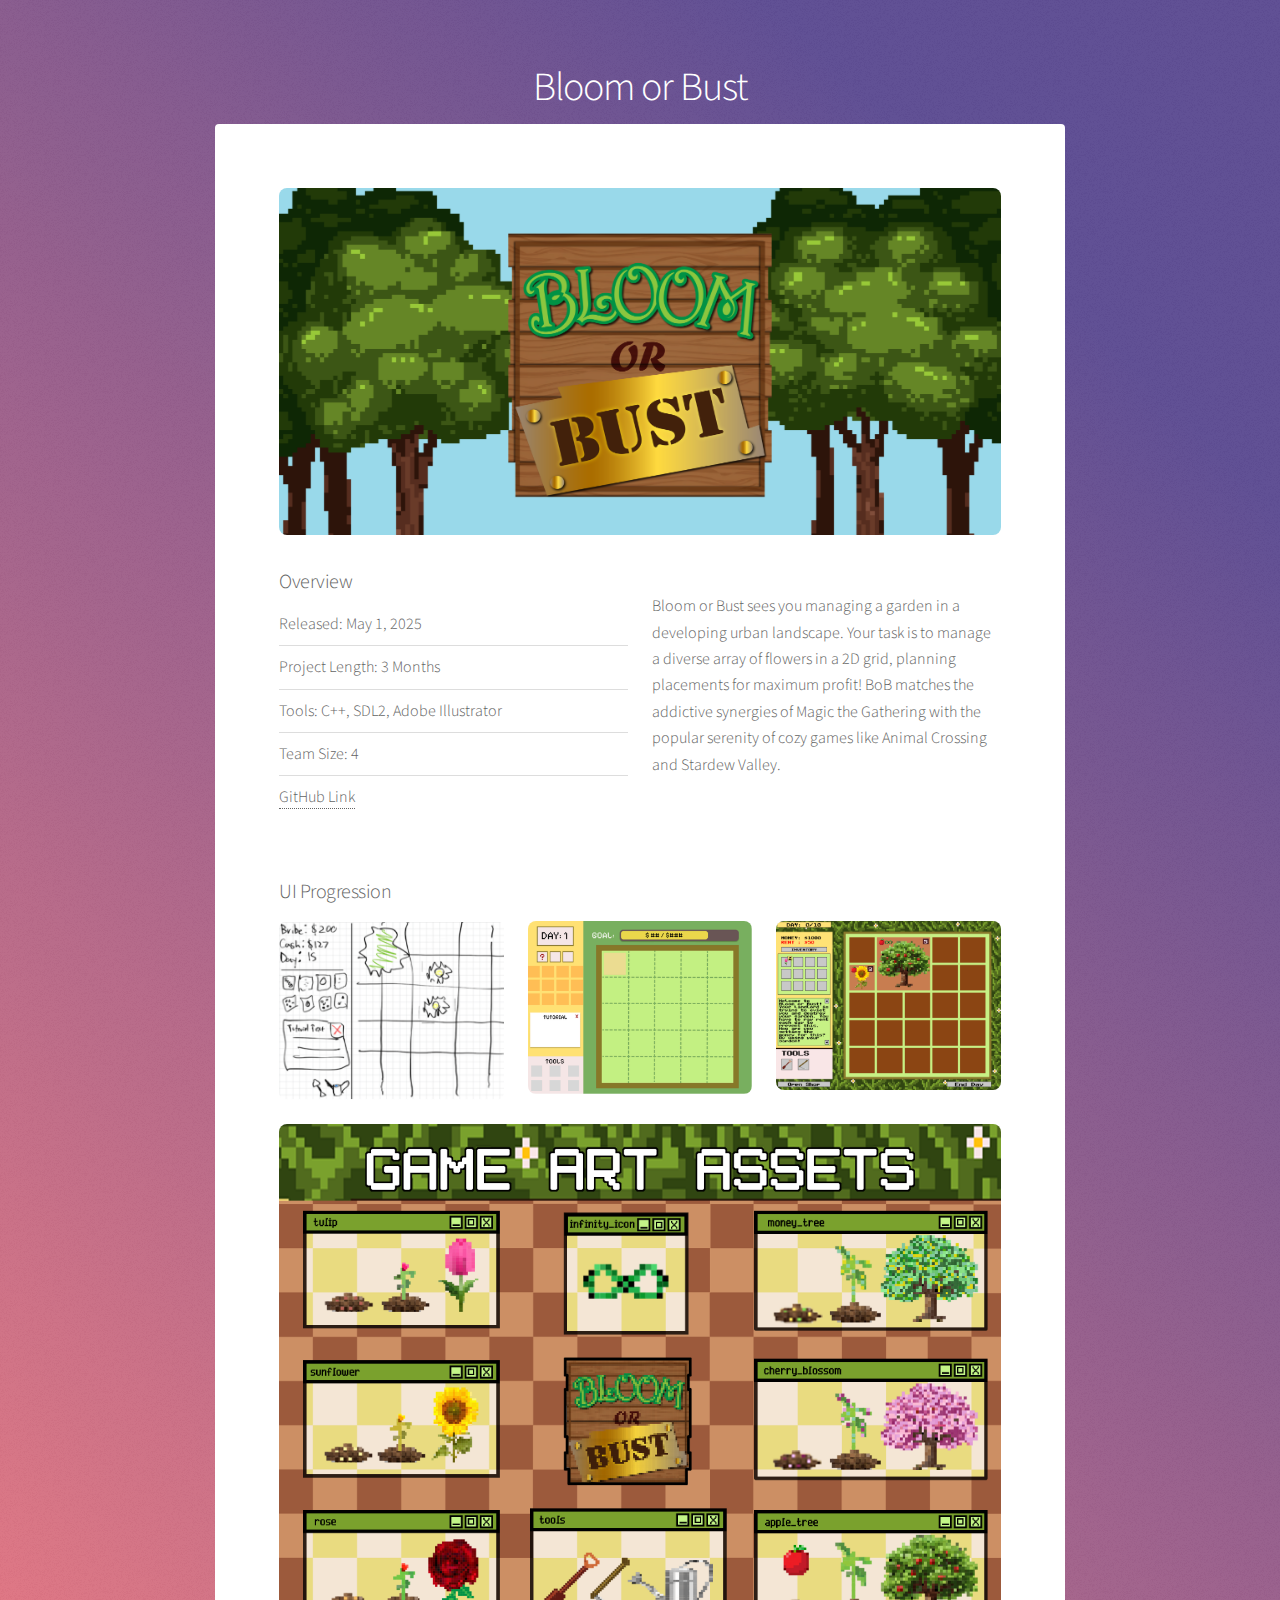
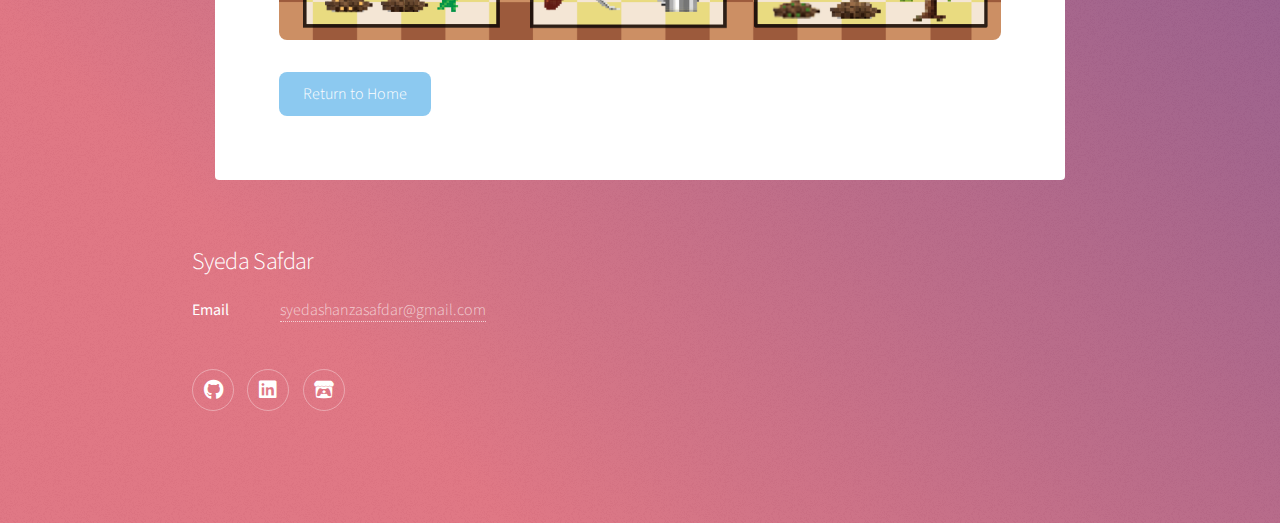
<file: bloom-or-bust.html>
<!DOCTYPE HTML>
<!--
	Stellar by HTML5 UP
	html5up.net | @ajlkn
	Free for personal and commercial use under the CCA 3.0 license (html5up.net/license)
-->
<html>
	<head>
		<title>Bloom or Bust</title>
		<meta charset="utf-8" />
		<meta name="viewport" content="width=device-width, initial-scale=1, user-scalable=no" />
		<link rel="stylesheet" href="assets/css/main.css" />
		<noscript><link rel="stylesheet" href="assets/css/noscript.css" /></noscript>
	</head>
	<body class="is-preload narrow-page">

		<!-- Wrapper -->
			<div id="wrapper">

				<!-- Header -->
					<header id="header">
						<h1>Bloom or Bust</h1>
						
					</header>

				<!-- Main -->
					<div id="main">

						<!-- Content -->
							<section id="content" class="main">
								<span class="image fit"><img src="images/bloom or bust title long.png" alt="" /></span>
								<div class="row">
											<div class="col-6 col-12-medium">
												<h3>Overview</h3>
												<ul class="alt">
													<li>Released: May 1, 2025</li>
													<li>Project Length: 3 Months</li>
													<li>Tools: C++, SDL2, Adobe Illustrator</li>
													<li>Team Size: 4</li>
													<li><a href ="https://github.com/SSSafdar/bloom-or-bust">GitHub Link</a></li>
												</ul>
										</div>
										<div class="col-6 col-12-medium">
											<br>
												<p>Bloom or Bust sees you managing a garden in a developing urban landscape. Your task is to manage a diverse array of flowers in a 2D grid, planning placements for maximum profit! BoB matches the addictive synergies of Magic the Gathering with the popular serenity of cozy games like Animal Crossing and Stardew Valley.</p>

												</div>
								</div>
								<br>
								<h3>UI Progression</h3>
								<div class="box alt">
											<div class="row gtr-uniform">
												<div class="col-4"><span class="image fit"><img src="images/bloom or bust first sketch.png" alt="" /></span></div>
												<div class="col-4"><span class="image fit"><img src="images/bloom or bust ui mockup .png" alt="" /></span></div>
												<div class="col-4"><span class="image fit"><img src="images/bloom or bust final ui.png" alt="" /></span></div>
												<div class="col-12"><span class="image fit"><img src="images/bloom or bust.png" alt="" /></span></div>
												</div>
										</div>

										<ul class="actions">
											<li><a href="index.html" class="button primary">Return to Home</a></li>
										</ul>
									</section>
								

					</div>

				<!-- Footer -->
					<footer id="footer">
						<section>
							<h2>Syeda Safdar</h2>
							<dl class="alt">
								<dt>Email</dt>
								<dd><a href="#">syedashanzasafdar@gmail.com</a></dd>
							</dl>
							<ul class="icons">
								<li><a href="https://github.com/SSSafdar" class="icon brands fa-github alt"><span class="label">GitHub</span></a></li>
								<li><a href="https://www.linkedin.com/in/syedasafdar/" class="icon brands fa-linkedin alt"><span class="label">linkedIn</span></a></li>
								<li><a href="https://sssafdar.itch.io/" class="icon brands fa-itch-io alt"><span class="label">Itch.io</span></a></li>
							</ul>
						</section>
						
					</footer>

			</div>

		<!-- Scripts -->
			<script src="assets/js/jquery.min.js"></script>
			<script src="assets/js/jquery.scrollex.min.js"></script>
			<script src="assets/js/jquery.scrolly.min.js"></script>
			<script src="assets/js/browser.min.js"></script>
			<script src="assets/js/breakpoints.min.js"></script>
			<script src="assets/js/util.js"></script>
			<script src="assets/js/main.js"></script>

	</body>
</html>
</file>
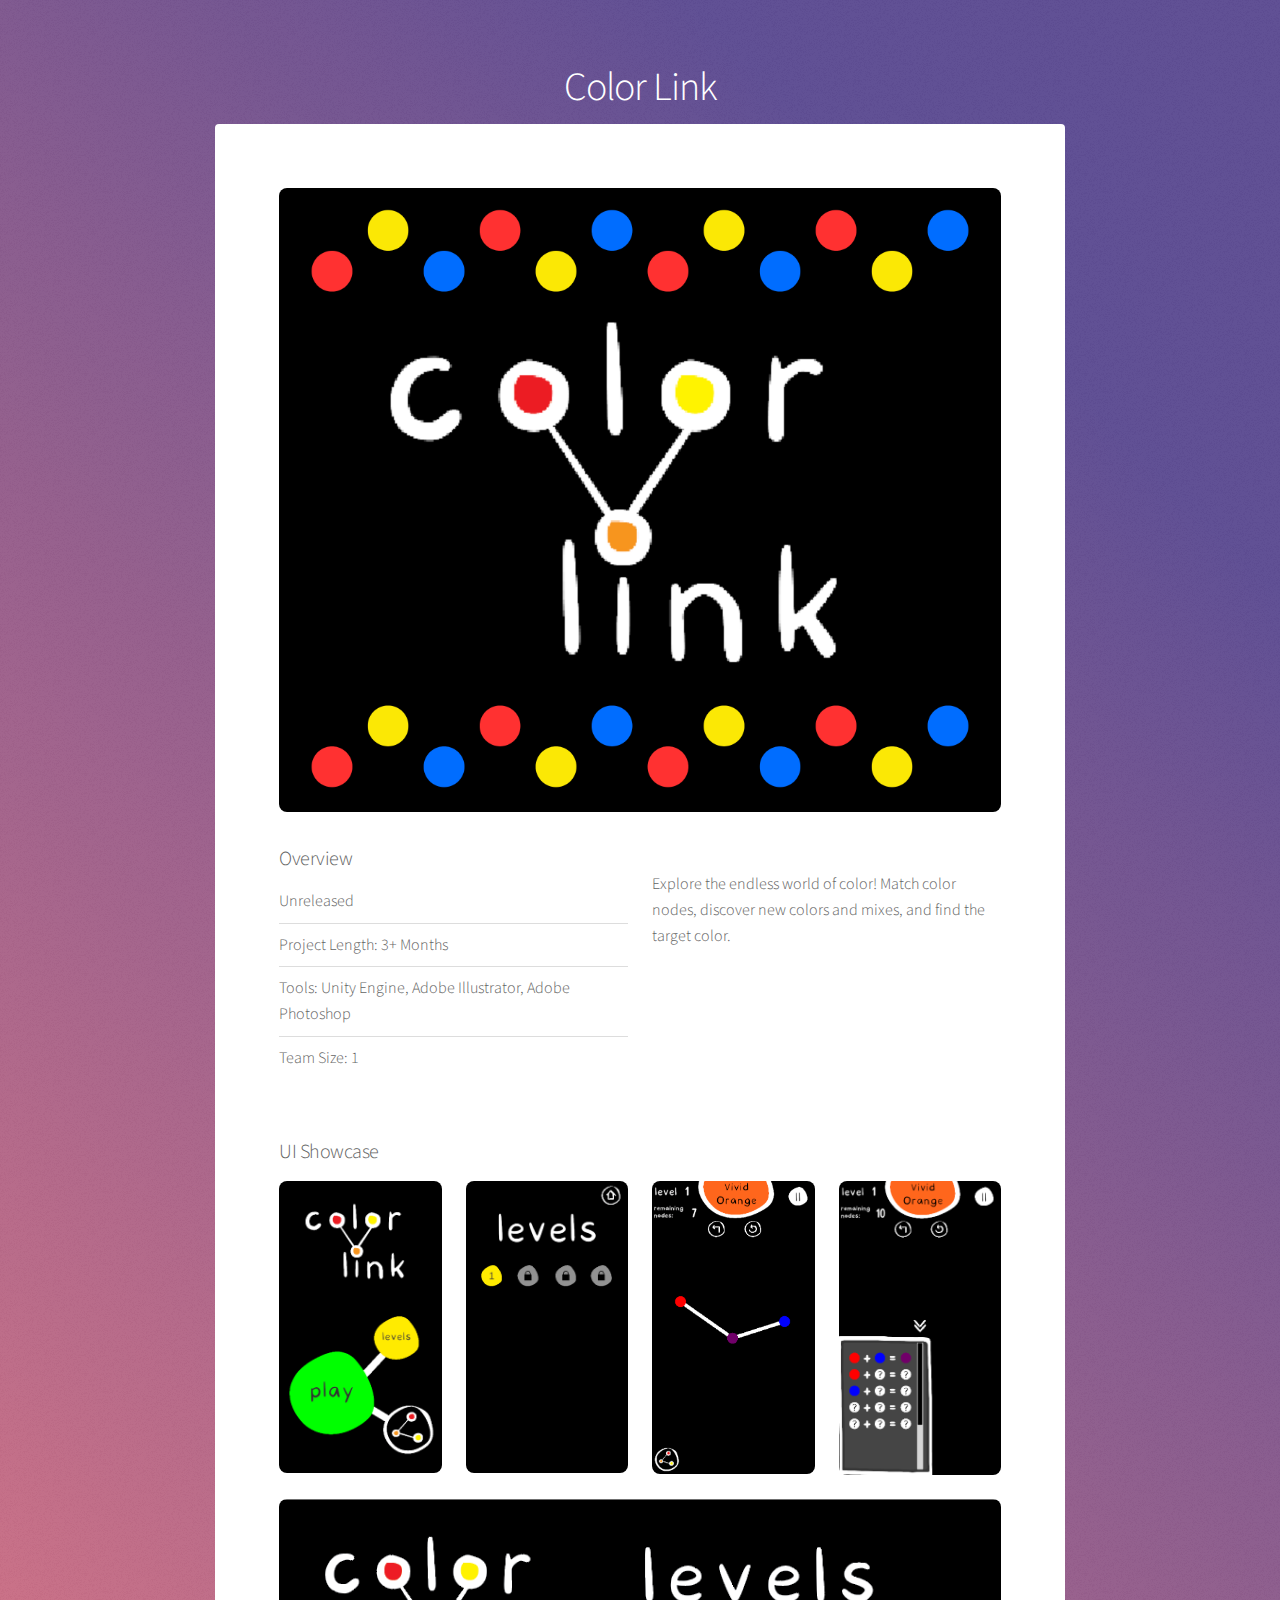
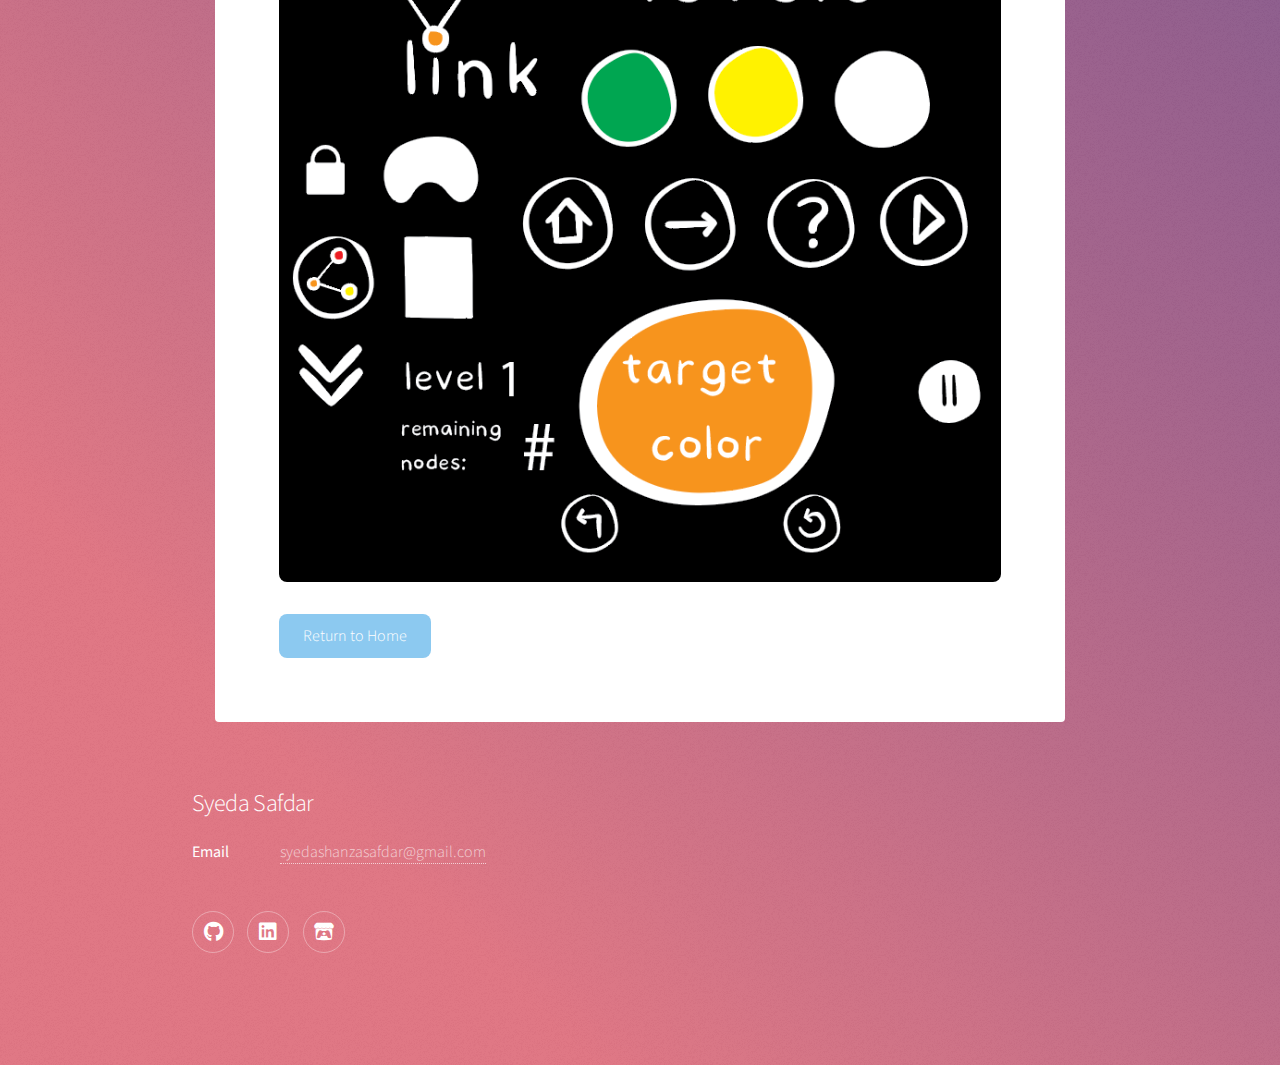
<file: color-link.html>
<!DOCTYPE HTML>
<!--
	Stellar by HTML5 UP
	html5up.net | @ajlkn
	Free for personal and commercial use under the CCA 3.0 license (html5up.net/license)
-->
<html>
	<head>
		<title>Mission H.E.A.L</title>
		<meta charset="utf-8" />
		<meta name="viewport" content="width=device-width, initial-scale=1, user-scalable=no" />
		<link rel="stylesheet" href="assets/css/main.css" />
		<noscript><link rel="stylesheet" href="assets/css/noscript.css" /></noscript>
	</head>
	<body class="is-preload narrow-page">

		<!-- Wrapper -->
			<div id="wrapper">

				<!-- Header -->
					<header id="header">
						<h1>Color Link</h1>
						
					</header>

				<!-- Main -->
					<div id="main">

						<!-- Content -->
							<section id="content" class="main">
								<span class="image fit"><img src="images/color_link_logo.png" alt="" /></span>
								<div class="row">
											<div class="col-6 col-12-medium">
												<h3>Overview</h3>
												<ul class="alt">
													<li>Unreleased</li>
													<li>Project Length: 3+ Months</li>
													<li>Tools: Unity Engine, Adobe Illustrator, Adobe Photoshop</li>
													<li>Team Size: 1</li>
													<!--<li><a href ="https://emwky.itch.io/mission-heal">Itch.io Link</a></li> -->
												</ul>
										</div>
										<div class="col-6 col-12-medium">
											<br>
												<p>Explore the endless world of color! Match color nodes, discover new colors and mixes, and find the target color.</p>

												</div>
								</div>
								<br>
								<h3>UI Showcase</h3>
								<div class="box alt">
											<div class="row gtr-uniform">
												<div class="col-3"><span class="image fit"><img src="images/color_link_main.png" alt="" /></span></div>
												<div class="col-3"><span class="image fit"><img src="images/color_link_levels.png" alt="" /></span></div>
												<div class="col-3"><span class="image fit"><img src="images/color_link_level_1.png" alt="" /></span></div>
												<div class="col-3"><span class="image fit"><img src="images/color_link_mix_window.png" alt="" /></span></div>
												<div class="col-12"><span class="image fit"><img src="images/color_link_ui.png" alt="" /></span></div>
												
												</div>
										</div>

										<ul class="actions">
											<li><a href="index.html" class="button primary">Return to Home</a></li>
										</ul>
								</section>

					</div>

				<!-- Footer -->
					<footer id="footer">
						<section>
							<h2>Syeda Safdar</h2>
							<dl class="alt">
								<dt>Email</dt>
								<dd><a href="#">syedashanzasafdar@gmail.com</a></dd>
							</dl>
							<ul class="icons">
								<li><a href="https://github.com/SSSafdar" class="icon brands fa-github alt"><span class="label">GitHub</span></a></li>
								<li><a href="https://www.linkedin.com/in/syedasafdar/" class="icon brands fa-linkedin alt"><span class="label">linkedIn</span></a></li>
								<li><a href="https://sssafdar.itch.io/" class="icon brands fa-itch-io alt"><span class="label">Itch.io</span></a></li>
							</ul>
						</section>
						
					</footer>

			</div>

		<!-- Scripts -->
			<script src="assets/js/jquery.min.js"></script>
			<script src="assets/js/jquery.scrollex.min.js"></script>
			<script src="assets/js/jquery.scrolly.min.js"></script>
			<script src="assets/js/browser.min.js"></script>
			<script src="assets/js/breakpoints.min.js"></script>
			<script src="assets/js/util.js"></script>
			<script src="assets/js/main.js"></script>

	</body>
</html>
</file>
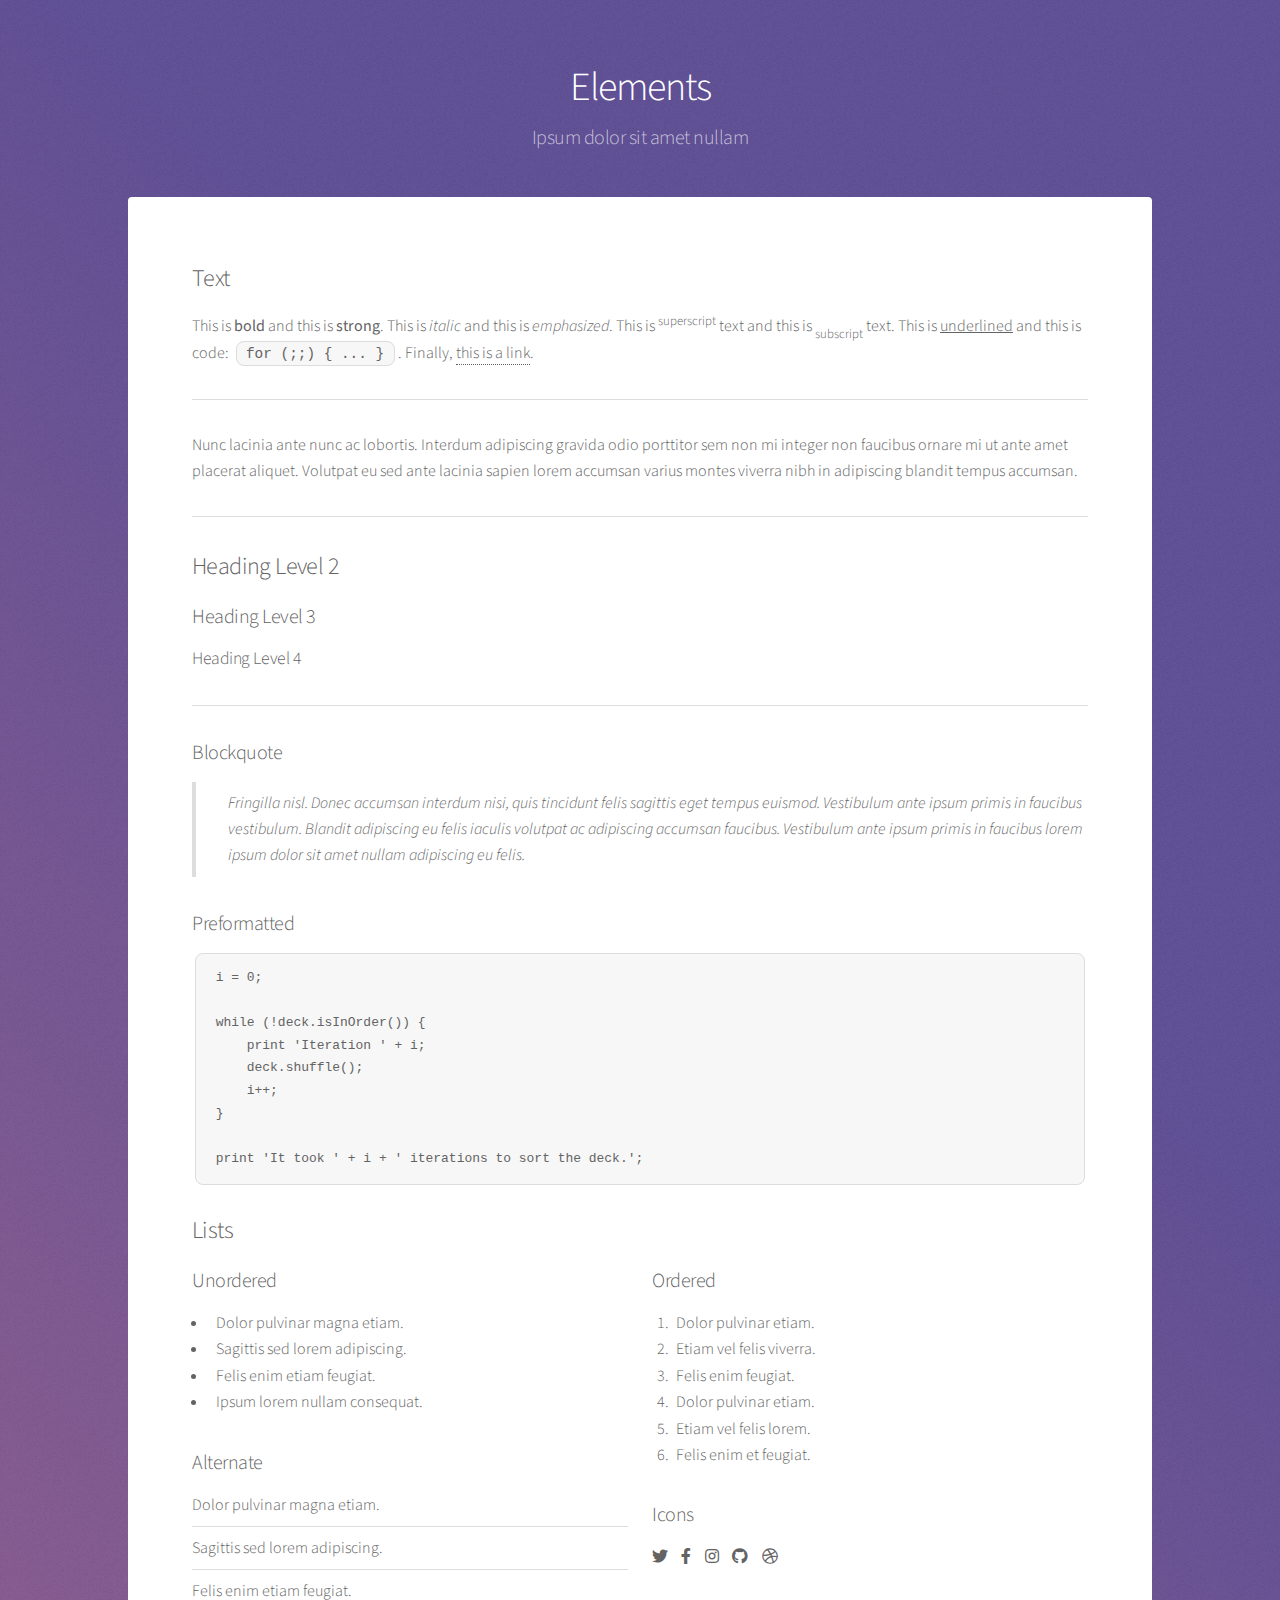
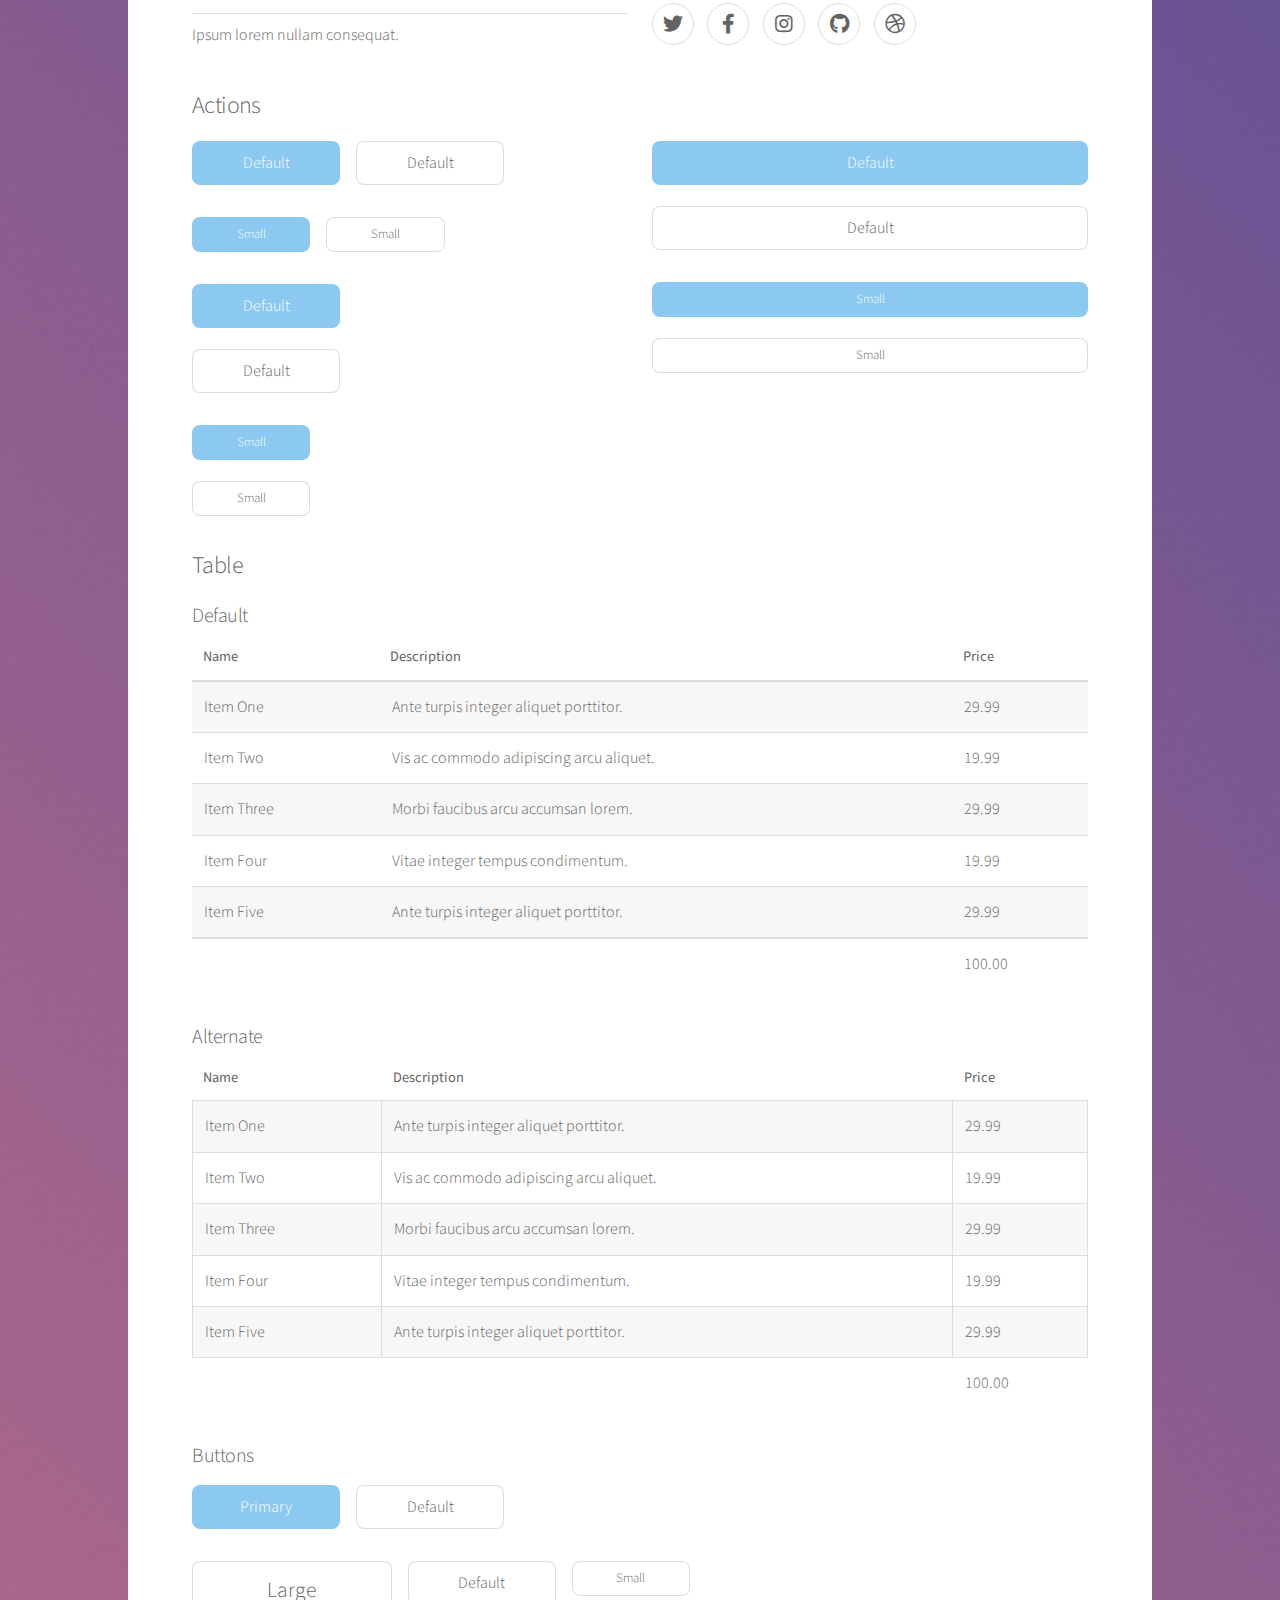
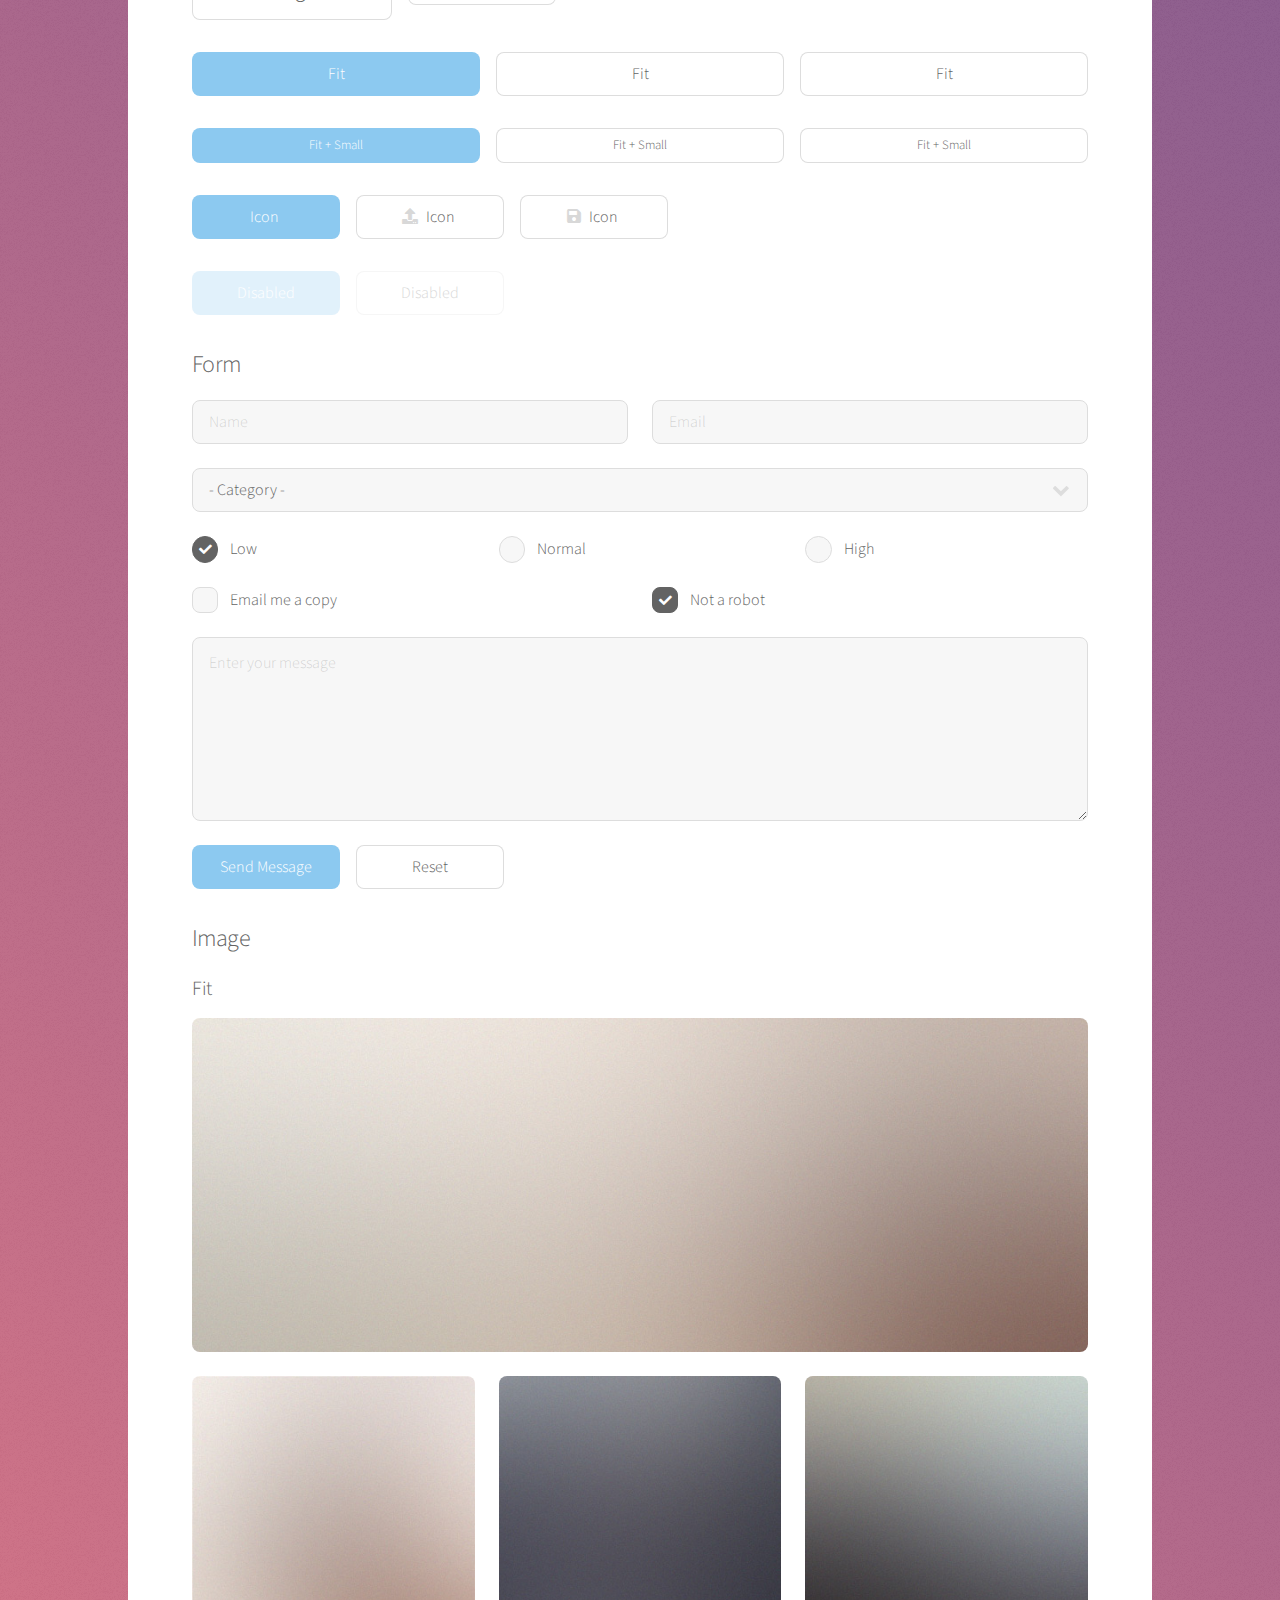
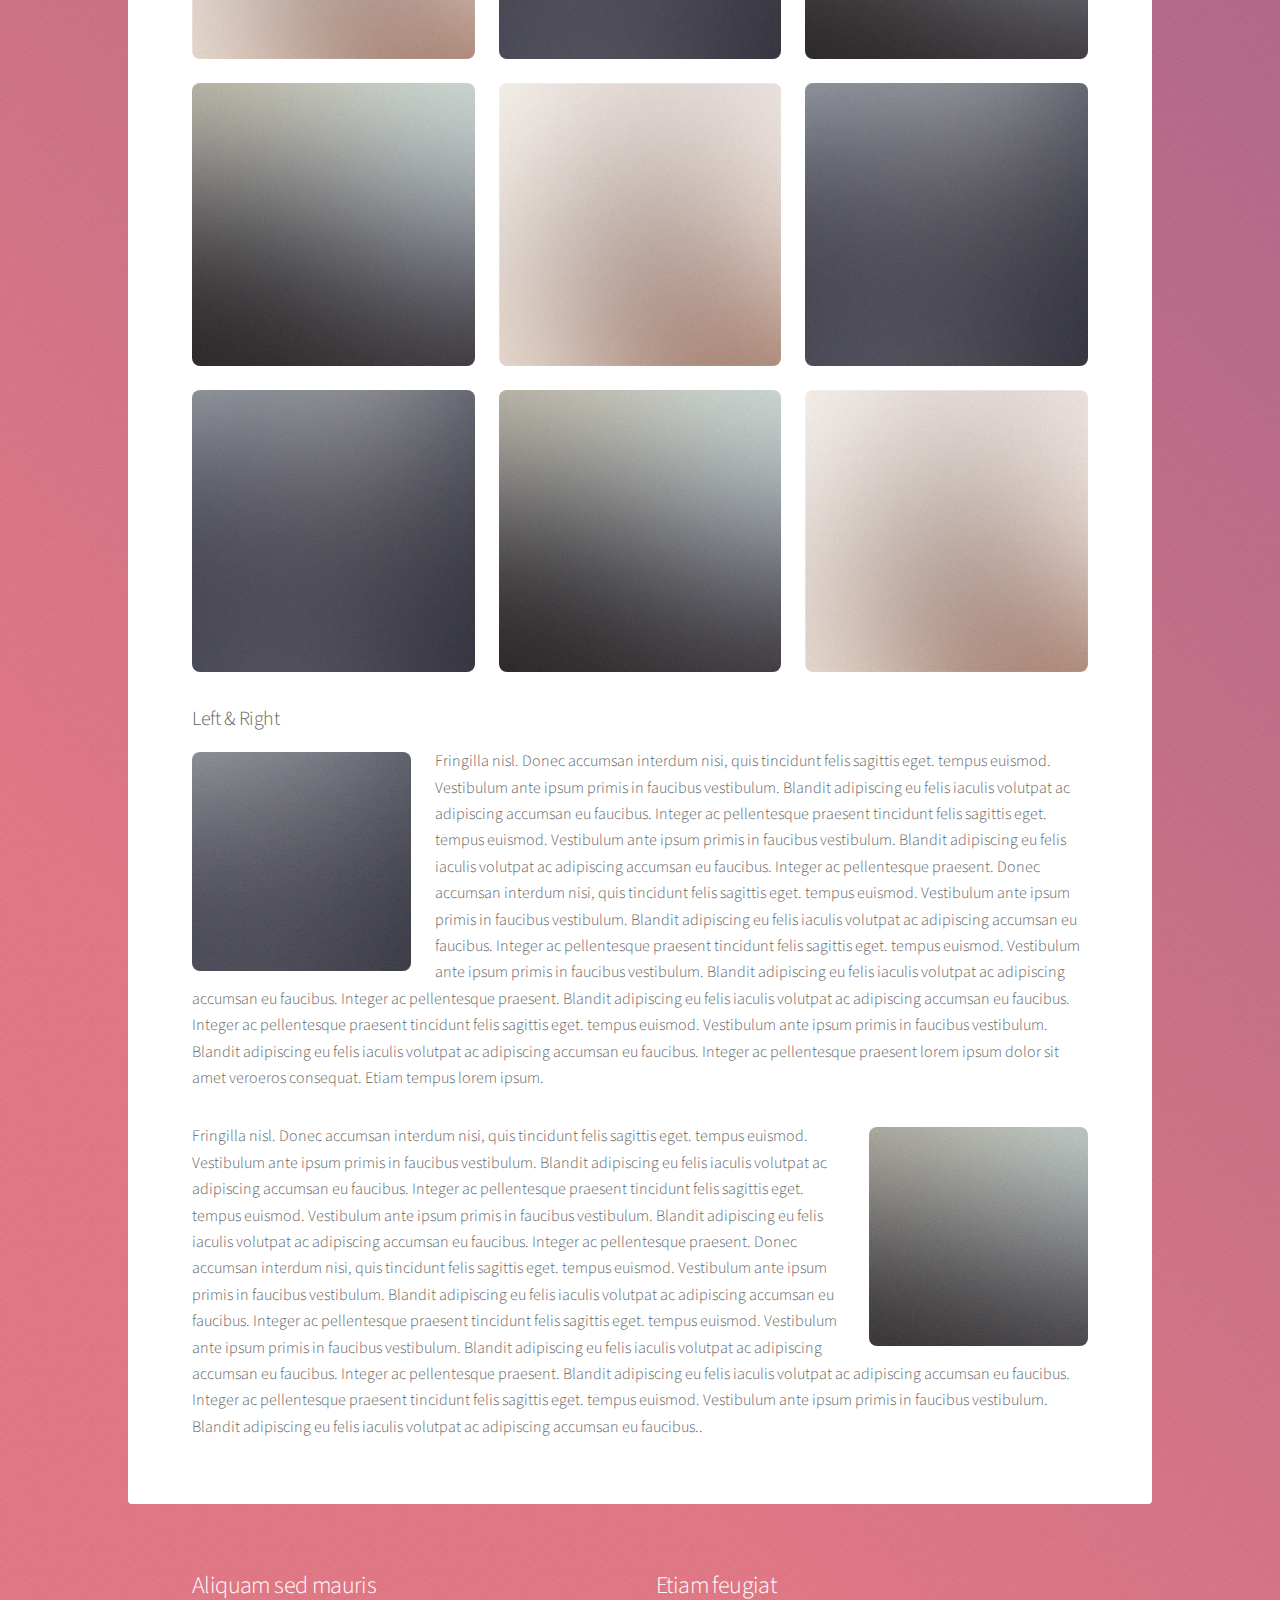
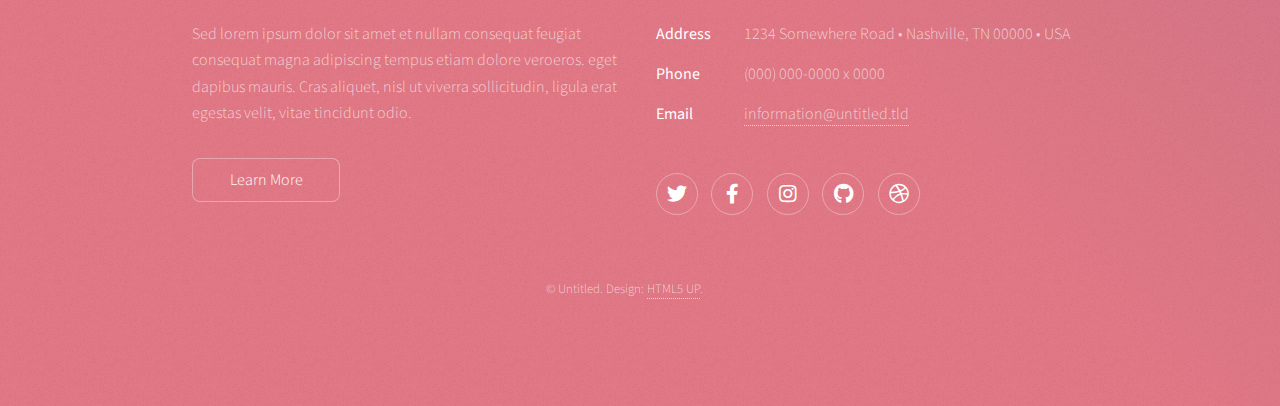
<file: elements.html>
<!DOCTYPE HTML>
<!--
	Stellar by HTML5 UP
	html5up.net | @ajlkn
	Free for personal and commercial use under the CCA 3.0 license (html5up.net/license)
-->
<html>
	<head>
		<title>Elements - Stellar by HTML5 UP</title>
		<meta charset="utf-8" />
		<meta name="viewport" content="width=device-width, initial-scale=1, user-scalable=no" />
		<link rel="stylesheet" href="assets/css/main.css" />
		<noscript><link rel="stylesheet" href="assets/css/noscript.css" /></noscript>
	</head>
	<body class="is-preload">

		<!-- Wrapper -->
			<div id="wrapper">

				<!-- Header -->
					<header id="header">
						<h1>Elements</h1>
						<p>Ipsum dolor sit amet nullam</p>
					</header>

				<!-- Main -->
					<div id="main">

						<!-- Content -->
							<section id="content" class="main">

								<!-- Text -->
									<section>
										<h2>Text</h2>
										<p>This is <b>bold</b> and this is <strong>strong</strong>. This is <i>italic</i> and this is <em>emphasized</em>.
										This is <sup>superscript</sup> text and this is <sub>subscript</sub> text.
										This is <u>underlined</u> and this is code: <code>for (;;) { ... }</code>. Finally, <a href="#">this is a link</a>.</p>
										<hr />
										<p>Nunc lacinia ante nunc ac lobortis. Interdum adipiscing gravida odio porttitor sem non mi integer non faucibus ornare mi ut ante amet placerat aliquet. Volutpat eu sed ante lacinia sapien lorem accumsan varius montes viverra nibh in adipiscing blandit tempus accumsan.</p>
										<hr />
										<h2>Heading Level 2</h2>
										<h3>Heading Level 3</h3>
										<h4>Heading Level 4</h4>
										<hr />
										<h3>Blockquote</h3>
										<blockquote>Fringilla nisl. Donec accumsan interdum nisi, quis tincidunt felis sagittis eget tempus euismod. Vestibulum ante ipsum primis in faucibus vestibulum. Blandit adipiscing eu felis iaculis volutpat ac adipiscing accumsan faucibus. Vestibulum ante ipsum primis in faucibus lorem ipsum dolor sit amet nullam adipiscing eu felis.</blockquote>
										<h3>Preformatted</h3>
										<pre><code>i = 0;

while (!deck.isInOrder()) {
    print 'Iteration ' + i;
    deck.shuffle();
    i++;
}

print 'It took ' + i + ' iterations to sort the deck.';</code></pre>
									</section>

								<!-- Lists -->
									<section>
										<h2>Lists</h2>
										<div class="row">
											<div class="col-6 col-12-medium">
												<h3>Unordered</h3>
												<ul>
													<li>Dolor pulvinar magna etiam.</li>
													<li>Sagittis sed lorem adipiscing.</li>
													<li>Felis enim etiam feugiat.</li>
													<li>Ipsum lorem nullam consequat.</li>
												</ul>
												<h3>Alternate</h3>
												<ul class="alt">
													<li>Dolor pulvinar magna etiam.</li>
													<li>Sagittis sed lorem adipiscing.</li>
													<li>Felis enim etiam feugiat.</li>
													<li>Ipsum lorem nullam consequat.</li>
												</ul>
											</div>
											<div class="col-6 col-12-medium">
												<h3>Ordered</h3>
												<ol>
													<li>Dolor pulvinar etiam.</li>
													<li>Etiam vel felis viverra.</li>
													<li>Felis enim feugiat.</li>
													<li>Dolor pulvinar etiam.</li>
													<li>Etiam vel felis lorem.</li>
													<li>Felis enim et feugiat.</li>
												</ol>
												<h3>Icons</h3>
												<ul class="icons">
													<li><a href="#" class="icon brands fa-twitter"><span class="label">Twitter</span></a></li>
													<li><a href="#" class="icon brands fa-facebook-f"><span class="label">Facebook</span></a></li>
													<li><a href="#" class="icon brands fa-instagram"><span class="label">Instagram</span></a></li>
													<li><a href="#" class="icon brands fa-github"><span class="label">GitHub</span></a></li>
													<li><a href="#" class="icon brands fa-dribbble"><span class="label">Dribbble</span></a></li>
												</ul>
												<ul class="icons">
													<li><a href="#" class="icon brands alt fa-twitter"><span class="label">Twitter</span></a></li>
													<li><a href="#" class="icon brands alt fa-facebook-f"><span class="label">Facebook</span></a></li>
													<li><a href="#" class="icon brands alt fa-instagram"><span class="label">Instagram</span></a></li>
													<li><a href="#" class="icon brands alt fa-github"><span class="label">GitHub</span></a></li>
													<li><a href="#" class="icon brands alt fa-dribbble"><span class="label">Dribbble</span></a></li>
												</ul>
											</div>
										</div>
										<h2>Actions</h2>
										<div class="row">
											<div class="col-6 col-12-medium">
												<ul class="actions">
													<li><a href="#" class="button primary">Default</a></li>
													<li><a href="#" class="button">Default</a></li>
												</ul>
												<ul class="actions small">
													<li><a href="#" class="button primary small">Small</a></li>
													<li><a href="#" class="button small">Small</a></li>
												</ul>
												<ul class="actions stacked">
													<li><a href="#" class="button primary">Default</a></li>
													<li><a href="#" class="button">Default</a></li>
												</ul>
												<ul class="actions stacked">
													<li><a href="#" class="button primary small">Small</a></li>
													<li><a href="#" class="button small">Small</a></li>
												</ul>
											</div>
											<div class="col-6 col-12-medium">
												<ul class="actions stacked">
													<li><a href="#" class="button primary fit">Default</a></li>
													<li><a href="#" class="button fit">Default</a></li>
												</ul>
												<ul class="actions stacked">
													<li><a href="#" class="button primary small fit">Small</a></li>
													<li><a href="#" class="button small fit">Small</a></li>
												</ul>
											</div>
										</div>
									</section>

								<!-- Table -->
									<section>
										<h2>Table</h2>
										<h3>Default</h3>
										<div class="table-wrapper">
											<table>
												<thead>
													<tr>
														<th>Name</th>
														<th>Description</th>
														<th>Price</th>
													</tr>
												</thead>
												<tbody>
													<tr>
														<td>Item One</td>
														<td>Ante turpis integer aliquet porttitor.</td>
														<td>29.99</td>
													</tr>
													<tr>
														<td>Item Two</td>
														<td>Vis ac commodo adipiscing arcu aliquet.</td>
														<td>19.99</td>
													</tr>
													<tr>
														<td>Item Three</td>
														<td> Morbi faucibus arcu accumsan lorem.</td>
														<td>29.99</td>
													</tr>
													<tr>
														<td>Item Four</td>
														<td>Vitae integer tempus condimentum.</td>
														<td>19.99</td>
													</tr>
													<tr>
														<td>Item Five</td>
														<td>Ante turpis integer aliquet porttitor.</td>
														<td>29.99</td>
													</tr>
												</tbody>
												<tfoot>
													<tr>
														<td colspan="2"></td>
														<td>100.00</td>
													</tr>
												</tfoot>
											</table>
										</div>

										<h3>Alternate</h3>
										<div class="table-wrapper">
											<table class="alt">
												<thead>
													<tr>
														<th>Name</th>
														<th>Description</th>
														<th>Price</th>
													</tr>
												</thead>
												<tbody>
													<tr>
														<td>Item One</td>
														<td>Ante turpis integer aliquet porttitor.</td>
														<td>29.99</td>
													</tr>
													<tr>
														<td>Item Two</td>
														<td>Vis ac commodo adipiscing arcu aliquet.</td>
														<td>19.99</td>
													</tr>
													<tr>
														<td>Item Three</td>
														<td> Morbi faucibus arcu accumsan lorem.</td>
														<td>29.99</td>
													</tr>
													<tr>
														<td>Item Four</td>
														<td>Vitae integer tempus condimentum.</td>
														<td>19.99</td>
													</tr>
													<tr>
														<td>Item Five</td>
														<td>Ante turpis integer aliquet porttitor.</td>
														<td>29.99</td>
													</tr>
												</tbody>
												<tfoot>
													<tr>
														<td colspan="2"></td>
														<td>100.00</td>
													</tr>
												</tfoot>
											</table>
										</div>
									</section>

								<!-- Buttons -->
									<section>
										<h3>Buttons</h3>
										<ul class="actions">
											<li><a href="#" class="button primary">Primary</a></li>
											<li><a href="#" class="button">Default</a></li>
										</ul>
										<ul class="actions">
											<li><a href="#" class="button large">Large</a></li>
											<li><a href="#" class="button">Default</a></li>
											<li><a href="#" class="button small">Small</a></li>
										</ul>
										<ul class="actions fit">
											<li><a href="#" class="button primary fit">Fit</a></li>
											<li><a href="#" class="button fit">Fit</a></li>
											<li><a href="#" class="button fit">Fit</a></li>
										</ul>
										<ul class="actions fit small">
											<li><a href="#" class="button primary fit small">Fit + Small</a></li>
											<li><a href="#" class="button fit small">Fit + Small</a></li>
											<li><a href="#" class="button fit small">Fit + Small</a></li>
										</ul>
										<ul class="actions">
											<li><a href="#" class="button primary icon solidfa-download">Icon</a></li>
											<li><a href="#" class="button icon solid fa-upload">Icon</a></li>
											<li><a href="#" class="button icon solid fa-save">Icon</a></li>
										</ul>
										<ul class="actions">
											<li><span class="button primary disabled">Disabled</span></li>
											<li><span class="button disabled">Disabled</span></li>
										</ul>
									</section>

								<!-- Form -->
									<section>
										<h2>Form</h2>
										<form method="post" action="#">
											<div class="row gtr-uniform">
												<div class="col-6 col-12-xsmall">
													<input type="text" name="demo-name" id="demo-name" value="" placeholder="Name" />
												</div>
												<div class="col-6 col-12-xsmall">
													<input type="email" name="demo-email" id="demo-email" value="" placeholder="Email" />
												</div>
												<div class="col-12">
													<select name="demo-category" id="demo-category">
														<option value="">- Category -</option>
														<option value="1">Manufacturing</option>
														<option value="1">Shipping</option>
														<option value="1">Administration</option>
														<option value="1">Human Resources</option>
													</select>
												</div>
												<div class="col-4 col-12-small">
													<input type="radio" id="demo-priority-low" name="demo-priority" checked>
													<label for="demo-priority-low">Low</label>
												</div>
												<div class="col-4 col-12-small">
													<input type="radio" id="demo-priority-normal" name="demo-priority">
													<label for="demo-priority-normal">Normal</label>
												</div>
												<div class="col-4 col-12-small">
													<input type="radio" id="demo-priority-high" name="demo-priority">
													<label for="demo-priority-high">High</label>
												</div>
												<div class="col-6 col-12-small">
													<input type="checkbox" id="demo-copy" name="demo-copy">
													<label for="demo-copy">Email me a copy</label>
												</div>
												<div class="col-6 col-12-small">
													<input type="checkbox" id="demo-human" name="demo-human" checked>
													<label for="demo-human">Not a robot</label>
												</div>
												<div class="col-12">
													<textarea name="demo-message" id="demo-message" placeholder="Enter your message" rows="6"></textarea>
												</div>
												<div class="col-12">
													<ul class="actions">
														<li><input type="submit" value="Send Message" class="primary" /></li>
														<li><input type="reset" value="Reset" /></li>
													</ul>
												</div>
											</div>
										</form>
									</section>

								<!-- Image -->
									<section>
										<h2>Image</h2>
										<h3>Fit</h3>
										<div class="box alt">
											<div class="row gtr-uniform">
												<div class="col-12"><span class="image fit"><img src="images/pic04.jpg" alt="" /></span></div>
												<div class="col-4"><span class="image fit"><img src="images/pic01.jpg" alt="" /></span></div>
												<div class="col-4"><span class="image fit"><img src="images/pic02.jpg" alt="" /></span></div>
												<div class="col-4"><span class="image fit"><img src="images/pic03.jpg" alt="" /></span></div>
												<div class="col-4"><span class="image fit"><img src="images/pic03.jpg" alt="" /></span></div>
												<div class="col-4"><span class="image fit"><img src="images/pic01.jpg" alt="" /></span></div>
												<div class="col-4"><span class="image fit"><img src="images/pic02.jpg" alt="" /></span></div>
												<div class="col-4"><span class="image fit"><img src="images/pic02.jpg" alt="" /></span></div>
												<div class="col-4"><span class="image fit"><img src="images/pic03.jpg" alt="" /></span></div>
												<div class="col-4"><span class="image fit"><img src="images/pic01.jpg" alt="" /></span></div>
											</div>
										</div>
										<h3>Left &amp; Right</h3>
										<p><span class="image left"><img src="images/pic05.jpg" alt="" /></span>Fringilla nisl. Donec accumsan interdum nisi, quis tincidunt felis sagittis eget. tempus euismod. Vestibulum ante ipsum primis in faucibus vestibulum. Blandit adipiscing eu felis iaculis volutpat ac adipiscing accumsan eu faucibus. Integer ac pellentesque praesent tincidunt felis sagittis eget. tempus euismod. Vestibulum ante ipsum primis in faucibus vestibulum. Blandit adipiscing eu felis iaculis volutpat ac adipiscing accumsan eu faucibus. Integer ac pellentesque praesent. Donec accumsan interdum nisi, quis tincidunt felis sagittis eget. tempus euismod. Vestibulum ante ipsum primis in faucibus vestibulum. Blandit adipiscing eu felis iaculis volutpat ac adipiscing accumsan eu faucibus. Integer ac pellentesque praesent tincidunt felis sagittis eget. tempus euismod. Vestibulum ante ipsum primis in faucibus vestibulum. Blandit adipiscing eu felis iaculis volutpat ac adipiscing accumsan eu faucibus. Integer ac pellentesque praesent. Blandit adipiscing eu felis iaculis volutpat ac adipiscing accumsan eu faucibus. Integer ac pellentesque praesent tincidunt felis sagittis eget. tempus euismod. Vestibulum ante ipsum primis in faucibus vestibulum. Blandit adipiscing eu felis iaculis volutpat ac adipiscing accumsan eu faucibus. Integer ac pellentesque praesent lorem ipsum dolor sit amet veroeros consequat. Etiam tempus lorem ipsum.</p>
										<p><span class="image right"><img src="images/pic06.jpg" alt="" /></span>Fringilla nisl. Donec accumsan interdum nisi, quis tincidunt felis sagittis eget. tempus euismod. Vestibulum ante ipsum primis in faucibus vestibulum. Blandit adipiscing eu felis iaculis volutpat ac adipiscing accumsan eu faucibus. Integer ac pellentesque praesent tincidunt felis sagittis eget. tempus euismod. Vestibulum ante ipsum primis in faucibus vestibulum. Blandit adipiscing eu felis iaculis volutpat ac adipiscing accumsan eu faucibus. Integer ac pellentesque praesent. Donec accumsan interdum nisi, quis tincidunt felis sagittis eget. tempus euismod. Vestibulum ante ipsum primis in faucibus vestibulum. Blandit adipiscing eu felis iaculis volutpat ac adipiscing accumsan eu faucibus. Integer ac pellentesque praesent tincidunt felis sagittis eget. tempus euismod. Vestibulum ante ipsum primis in faucibus vestibulum. Blandit adipiscing eu felis iaculis volutpat ac adipiscing accumsan eu faucibus. Integer ac pellentesque praesent. Blandit adipiscing eu felis iaculis volutpat ac adipiscing accumsan eu faucibus. Integer ac pellentesque praesent tincidunt felis sagittis eget. tempus euismod. Vestibulum ante ipsum primis in faucibus vestibulum. Blandit adipiscing eu felis iaculis volutpat ac adipiscing accumsan eu faucibus..</p>
									</section>

							</section>

					</div>

				<!-- Footer -->
					<footer id="footer">
						<section>
							<h2>Aliquam sed mauris</h2>
							<p>Sed lorem ipsum dolor sit amet et nullam consequat feugiat consequat magna adipiscing tempus etiam dolore veroeros. eget dapibus mauris. Cras aliquet, nisl ut viverra sollicitudin, ligula erat egestas velit, vitae tincidunt odio.</p>
							<ul class="actions">
								<li><a href="#" class="button">Learn More</a></li>
							</ul>
						</section>
						<section>
							<h2>Etiam feugiat</h2>
							<dl class="alt">
								<dt>Address</dt>
								<dd>1234 Somewhere Road &bull; Nashville, TN 00000 &bull; USA</dd>
								<dt>Phone</dt>
								<dd>(000) 000-0000 x 0000</dd>
								<dt>Email</dt>
								<dd><a href="#">information@untitled.tld</a></dd>
							</dl>
							<ul class="icons">
								<li><a href="#" class="icon brands fa-twitter alt"><span class="label">Twitter</span></a></li>
								<li><a href="#" class="icon brands fa-facebook-f alt"><span class="label">Facebook</span></a></li>
								<li><a href="#" class="icon brands fa-instagram alt"><span class="label">Instagram</span></a></li>
								<li><a href="#" class="icon brands fa-github alt"><span class="label">GitHub</span></a></li>
								<li><a href="#" class="icon brands fa-dribbble alt"><span class="label">Dribbble</span></a></li>
							</ul>
						</section>
						<p class="copyright">&copy; Untitled. Design: <a href="https://html5up.net">HTML5 UP</a>.</p>
					</footer>

			</div>

		<!-- Scripts -->
			<script src="assets/js/jquery.min.js"></script>
			<script src="assets/js/jquery.scrollex.min.js"></script>
			<script src="assets/js/jquery.scrolly.min.js"></script>
			<script src="assets/js/browser.min.js"></script>
			<script src="assets/js/breakpoints.min.js"></script>
			<script src="assets/js/util.js"></script>
			<script src="assets/js/main.js"></script>

	</body>
</html>
</file>
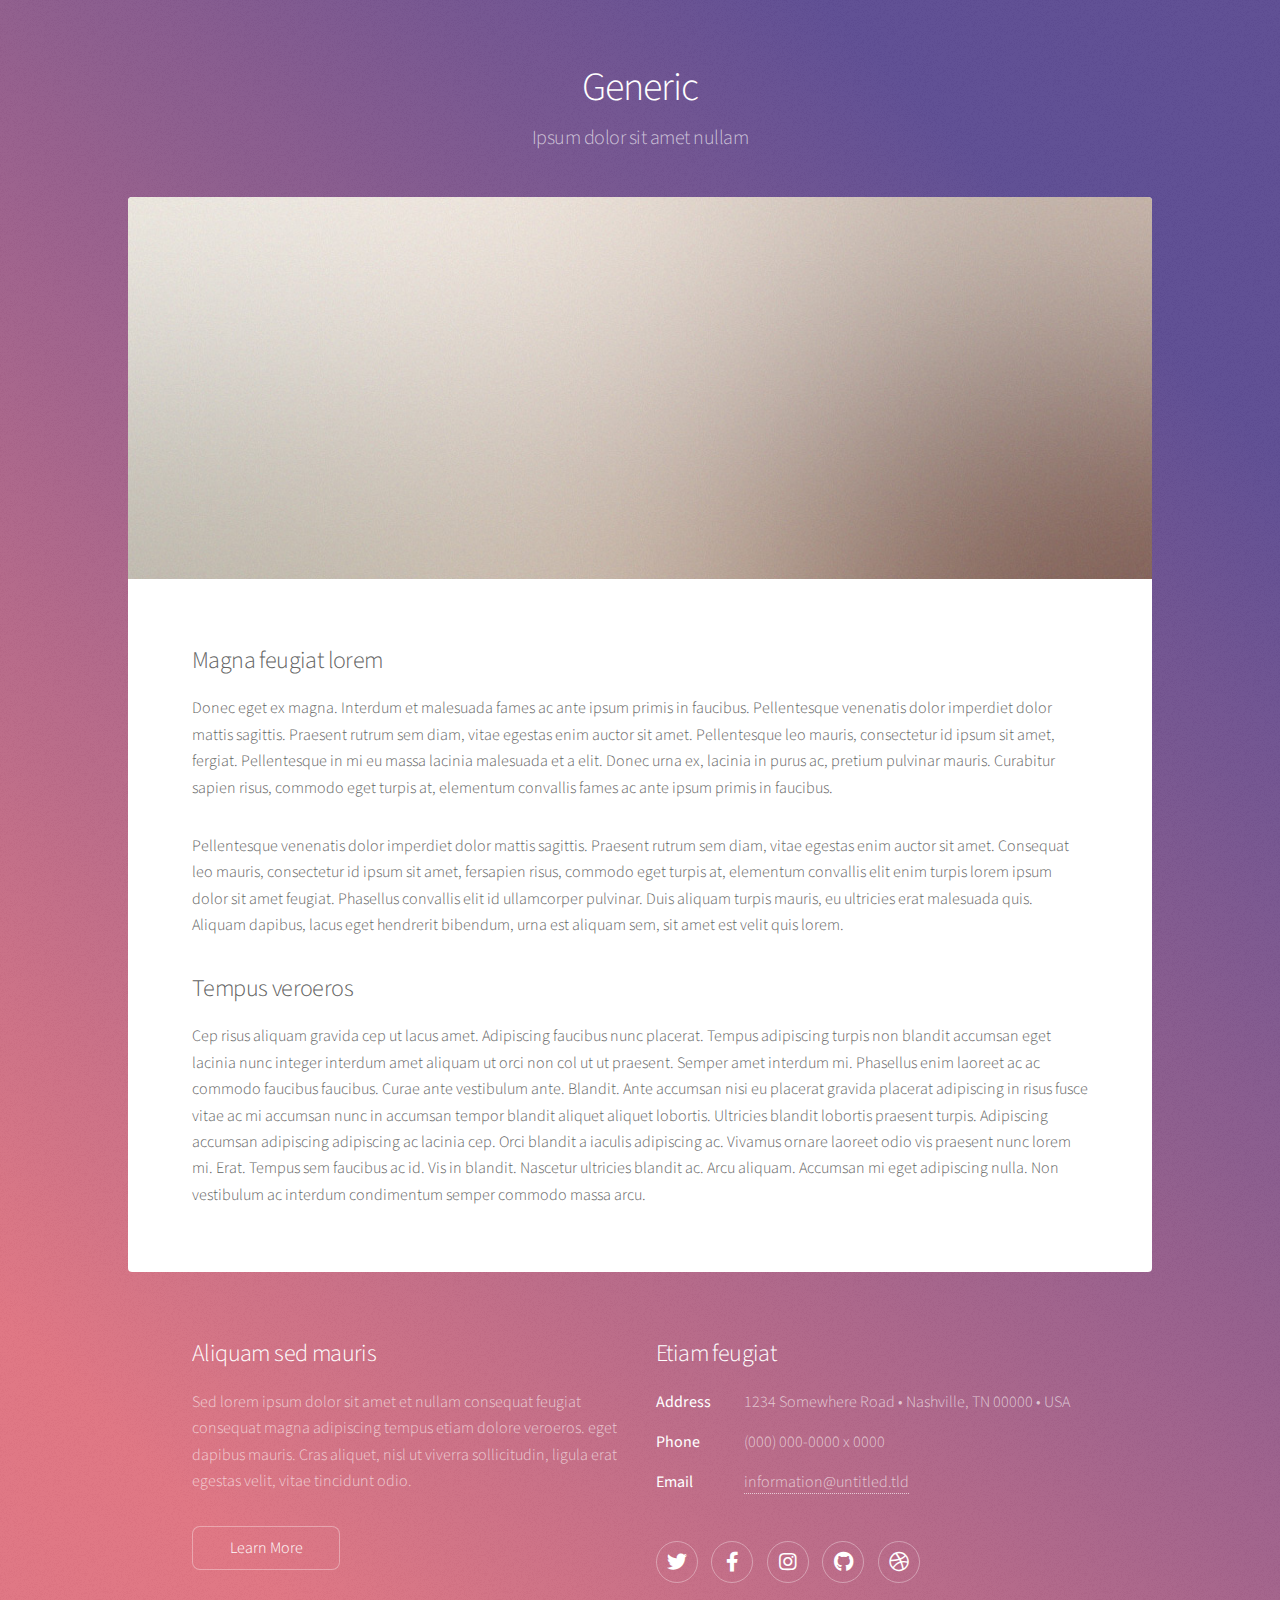
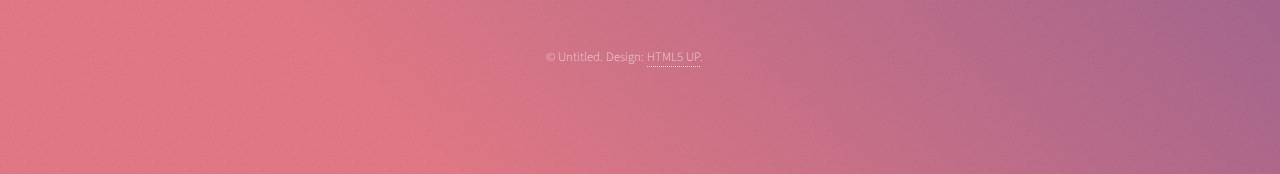
<file: generic.html>
<!DOCTYPE HTML>
<!--
	Stellar by HTML5 UP
	html5up.net | @ajlkn
	Free for personal and commercial use under the CCA 3.0 license (html5up.net/license)
-->
<html>
	<head>
		<title>Generic - Stellar by HTML5 UP</title>
		<meta charset="utf-8" />
		<meta name="viewport" content="width=device-width, initial-scale=1, user-scalable=no" />
		<link rel="stylesheet" href="assets/css/main.css" />
		<noscript><link rel="stylesheet" href="assets/css/noscript.css" /></noscript>
	</head>
	<body class="is-preload">

		<!-- Wrapper -->
			<div id="wrapper">

				<!-- Header -->
					<header id="header">
						<h1>Generic</h1>
						<p>Ipsum dolor sit amet nullam</p>
					</header>

				<!-- Main -->
					<div id="main">

						<!-- Content -->
							<section id="content" class="main">
								<span class="image main"><img src="images/pic04.jpg" alt="" /></span>
								<h2>Magna feugiat lorem</h2>
								<p>Donec eget ex magna. Interdum et malesuada fames ac ante ipsum primis in faucibus. Pellentesque venenatis dolor imperdiet dolor mattis sagittis. Praesent rutrum sem diam, vitae egestas enim auctor sit amet. Pellentesque leo mauris, consectetur id ipsum sit amet, fergiat. Pellentesque in mi eu massa lacinia malesuada et a elit. Donec urna ex, lacinia in purus ac, pretium pulvinar mauris. Curabitur sapien risus, commodo eget turpis at, elementum convallis fames ac ante ipsum primis in faucibus.</p>
								<p>Pellentesque venenatis dolor imperdiet dolor mattis sagittis. Praesent rutrum sem diam, vitae egestas enim auctor sit amet. Consequat leo mauris, consectetur id ipsum sit amet, fersapien risus, commodo eget turpis at, elementum convallis elit enim turpis lorem ipsum dolor sit amet feugiat. Phasellus convallis elit id ullamcorper pulvinar. Duis aliquam turpis mauris, eu ultricies erat malesuada quis. Aliquam dapibus, lacus eget hendrerit bibendum, urna est aliquam sem, sit amet est velit quis lorem.</p>
								<h2>Tempus veroeros</h2>
								<p>Cep risus aliquam gravida cep ut lacus amet. Adipiscing faucibus nunc placerat. Tempus adipiscing turpis non blandit accumsan eget lacinia nunc integer interdum amet aliquam ut orci non col ut ut praesent. Semper amet interdum mi. Phasellus enim laoreet ac ac commodo faucibus faucibus. Curae ante vestibulum ante. Blandit. Ante accumsan nisi eu placerat gravida placerat adipiscing in risus fusce vitae ac mi accumsan nunc in accumsan tempor blandit aliquet aliquet lobortis. Ultricies blandit lobortis praesent turpis. Adipiscing accumsan adipiscing adipiscing ac lacinia cep. Orci blandit a iaculis adipiscing ac. Vivamus ornare laoreet odio vis praesent nunc lorem mi. Erat. Tempus sem faucibus ac id. Vis in blandit. Nascetur ultricies blandit ac. Arcu aliquam. Accumsan mi eget adipiscing nulla. Non vestibulum ac interdum condimentum semper commodo massa arcu.</p>
							</section>

					</div>

				<!-- Footer -->
					<footer id="footer">
						<section>
							<h2>Aliquam sed mauris</h2>
							<p>Sed lorem ipsum dolor sit amet et nullam consequat feugiat consequat magna adipiscing tempus etiam dolore veroeros. eget dapibus mauris. Cras aliquet, nisl ut viverra sollicitudin, ligula erat egestas velit, vitae tincidunt odio.</p>
							<ul class="actions">
								<li><a href="#" class="button">Learn More</a></li>
							</ul>
						</section>
						<section>
							<h2>Etiam feugiat</h2>
							<dl class="alt">
								<dt>Address</dt>
								<dd>1234 Somewhere Road &bull; Nashville, TN 00000 &bull; USA</dd>
								<dt>Phone</dt>
								<dd>(000) 000-0000 x 0000</dd>
								<dt>Email</dt>
								<dd><a href="#">information@untitled.tld</a></dd>
							</dl>
							<ul class="icons">
								<li><a href="#" class="icon brands fa-twitter alt"><span class="label">Twitter</span></a></li>
								<li><a href="#" class="icon brands fa-facebook-f alt"><span class="label">Facebook</span></a></li>
								<li><a href="#" class="icon brands fa-instagram alt"><span class="label">Instagram</span></a></li>
								<li><a href="#" class="icon brands fa-github alt"><span class="label">GitHub</span></a></li>
								<li><a href="#" class="icon brands fa-dribbble alt"><span class="label">Dribbble</span></a></li>
							</ul>
						</section>
						<p class="copyright">&copy; Untitled. Design: <a href="https://html5up.net">HTML5 UP</a>.</p>
					</footer>

			</div>

		<!-- Scripts -->
			<script src="assets/js/jquery.min.js"></script>
			<script src="assets/js/jquery.scrollex.min.js"></script>
			<script src="assets/js/jquery.scrolly.min.js"></script>
			<script src="assets/js/browser.min.js"></script>
			<script src="assets/js/breakpoints.min.js"></script>
			<script src="assets/js/util.js"></script>
			<script src="assets/js/main.js"></script>

	</body>
</html>
</file>
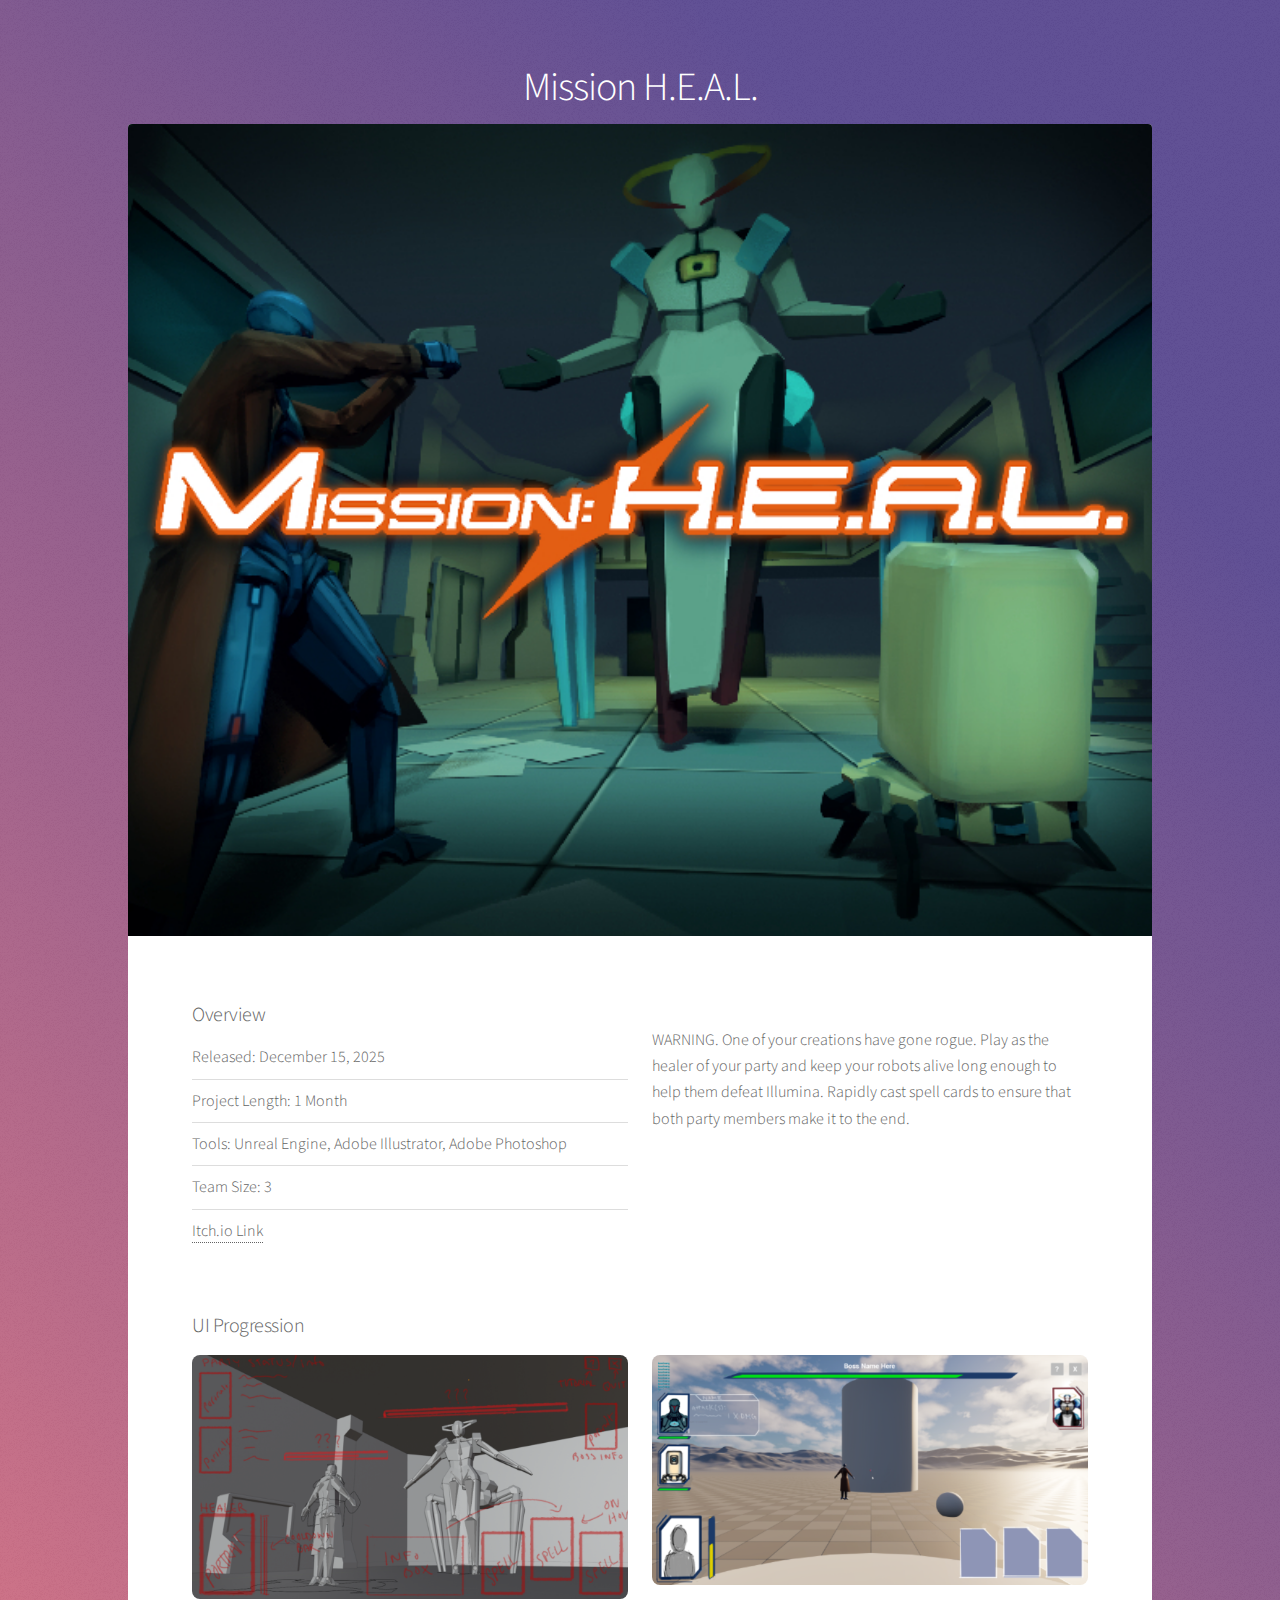
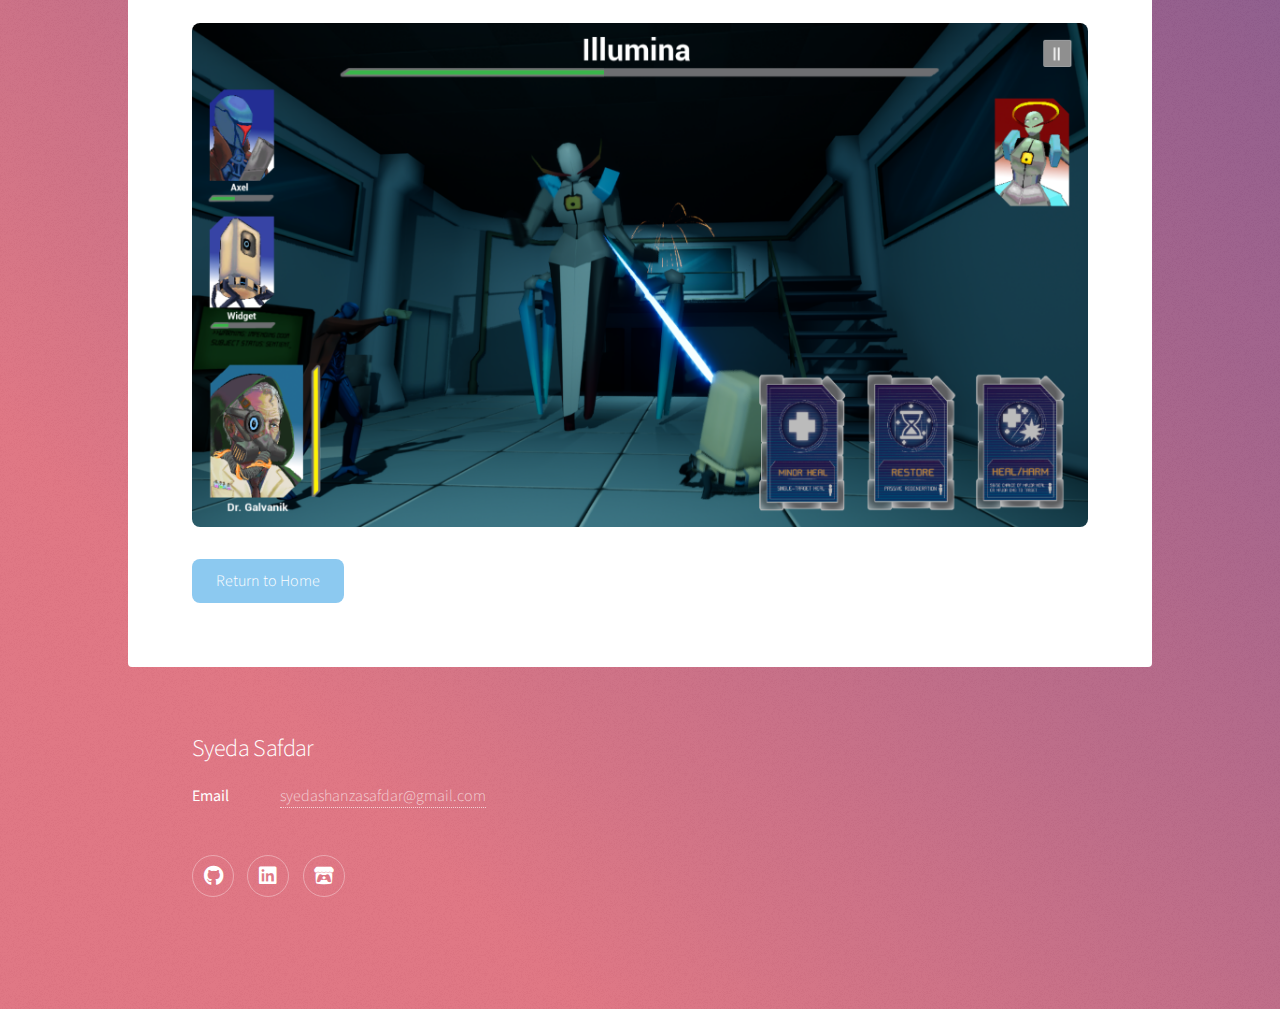
<file: mission-heal.html>
<!DOCTYPE HTML>
<!--
	Stellar by HTML5 UP
	html5up.net | @ajlkn
	Free for personal and commercial use under the CCA 3.0 license (html5up.net/license)
-->
<html>
	<head>
		<title>Mission H.E.A.L</title>
		<meta charset="utf-8" />
		<meta name="viewport" content="width=device-width, initial-scale=1, user-scalable=no" />
		<link rel="stylesheet" href="assets/css/main.css" />
		<noscript><link rel="stylesheet" href="assets/css/noscript.css" /></noscript>
	</head>
	<body class="is-preload">

		<!-- Wrapper -->
			<div id="wrapper">

				<!-- Header -->
					<header id="header">
						<h1>Mission H.E.A.L.</h1>
						
					</header>

				<!-- Main -->
					<div id="main">

						<!-- Content -->
							<section id="content" class="main">
								<span class="image main"><img src="images/mission_heal_cover.jpg" alt="" /></span>
								<div class="row">
											<div class="col-6 col-12-medium">
												<h3>Overview</h3>
												<ul class="alt">
													<li>Released: December 15, 2025</li>
													<li>Project Length: 1 Month</li>
													<li>Tools: Unreal Engine, Adobe Illustrator, Adobe Photoshop</li>
													<li>Team Size: 3</li>
													<li><a href ="https://emwky.itch.io/mission-heal">Itch.io Link</a></li>
												</ul>
										</div>
										<div class="col-6 col-12-medium">
											<br>
												<p>WARNING. One of your creations have gone rogue. Play as the healer of your party and keep your robots alive long enough to help them defeat Illumina. Rapidly cast spell cards to ensure that both party members make it to the end.</p>

												</div>
								</div>
								<br>
								<h3>UI Progression</h3>
								<div class="box alt">
											<div class="row gtr-uniform">
												<div class="col-6"><span class="image fit"><img src="images/mission_heal_ui_sketch.png" alt="" /></span></div>
												<div class="col-6"><span class="image fit"><img src="images/mission_heal_ui_mockup.png" alt="" /></span></div>
												<div class="col-12"><span class="image fit"><img src="images/mission_heal_ui_final.png" alt="" /></span></div>
												</div>
										</div>

										<ul class="actions">
											<li><a href="index.html" class="button primary">Return to Home</a></li>
										</ul>
								</section>

					</div>

				<!-- Footer -->
					<footer id="footer">
						<section>
							<h2>Syeda Safdar</h2>
							<dl class="alt">
								<dt>Email</dt>
								<dd><a href="#">syedashanzasafdar@gmail.com</a></dd>
							</dl>
							<ul class="icons">
								<li><a href="https://github.com/SSSafdar" class="icon brands fa-github alt"><span class="label">GitHub</span></a></li>
								<li><a href="https://www.linkedin.com/in/syedasafdar/" class="icon brands fa-linkedin alt"><span class="label">linkedIn</span></a></li>
								<li><a href="https://sssafdar.itch.io/" class="icon brands fa-itch-io alt"><span class="label">Itch.io</span></a></li>
							</ul>
						</section>
						
					</footer>

			</div>

		<!-- Scripts -->
			<script src="assets/js/jquery.min.js"></script>
			<script src="assets/js/jquery.scrollex.min.js"></script>
			<script src="assets/js/jquery.scrolly.min.js"></script>
			<script src="assets/js/browser.min.js"></script>
			<script src="assets/js/breakpoints.min.js"></script>
			<script src="assets/js/util.js"></script>
			<script src="assets/js/main.js"></script>

	</body>
</html>
</file>
<file: assets/css/noscript.css>
/*
	Stellar by HTML5 UP
	html5up.net | @ajlkn
	Free for personal and commercial use under the CCA 3.0 license (html5up.net/license)
*/

/* Header */

	body.is-preload #header.alt > * {
		opacity: 1;
	}

	body.is-preload #header.alt .logo {
		-moz-transform: none;
		-webkit-transform: none;
		-ms-transform: none;
		transform: none;
	}
</file>
<file: assets/css/main.css>
@import url(fontawesome-all.min.css);
@import 'https://fonts.googleapis.com/css?family=Source+Sans+Pro:300,400';

/*
	Stellar by HTML5 UP
	html5up.net | @ajlkn
	Free for personal and commercial use under the CCA 3.0 license (html5up.net/license)
*/

html, body, div, span, applet, object,
iframe, h1, h2, h3, h4, h5, h6, p, blockquote,
pre, a, abbr, acronym, address, big, cite,
code, del, dfn, em, img, ins, kbd, q, s, samp,
small, strike, strong, sub, sup, tt, var, b,
u, i, center, dl, dt, dd, ol, ul, li, fieldset,
form, label, legend, table, caption, tbody,
tfoot, thead, tr, th, td, article, aside,
canvas, details, embed, figure, figcaption,
footer, header, hgroup, menu, nav, output, ruby,
section, summary, time, mark, audio, video {
	margin: 0;
	padding: 0;
	border: 0;
	font-size: 100%;
	font: inherit;
	vertical-align: baseline;}

article, aside, details, figcaption, figure,
footer, header, hgroup, menu, nav, section {
	display: block;}

body {
	line-height: 1;
}

ol, ul {
	list-style: none;
}

blockquote, q {
	quotes: none;
}

	blockquote:before, blockquote:after, q:before, q:after {
		content: '';
		content: none;
	}

table {
	border-collapse: collapse;
	border-spacing: 0;
}

body {
	-webkit-text-size-adjust: none;
}

mark {
	background-color: transparent;
	color: inherit;
}

input::-moz-focus-inner {
	border: 0;
	padding: 0;
}

input, select, textarea {
	-moz-appearance: none;
	-webkit-appearance: none;
	-ms-appearance: none;
	appearance: none;
}

/* Basic */

	@-ms-viewport {
		width: device-width;
	}

	body {
		-ms-overflow-style: scrollbar;
	}

	@media screen and (max-width: 480px) {

		html, body {
			min-width: 320px;
		}

	}

	html {
		box-sizing: border-box;
	}

	*, *:before, *:after {
		box-sizing: inherit;
	}

	body {
		background-color: #935d8c;
		background-image: url("images/overlay.png"), -moz-linear-gradient(45deg, #e37682 15%, #5f4d93 85%);
		background-image: url("images/overlay.png"), -webkit-linear-gradient(45deg, #e37682 15%, #5f4d93 85%);
		background-image: url("images/overlay.png"), -ms-linear-gradient(45deg, #e37682 15%, #5f4d93 85%);
		background-image: url("images/overlay.png"), linear-gradient(45deg, #e37682 15%, #5f4d93 85%);
	}

		body.is-preload *, body.is-preload *:before, body.is-preload *:after {
			-moz-animation: none !important;
			-webkit-animation: none !important;
			-ms-animation: none !important;
			animation: none !important;
			-moz-transition: none !important;
			-webkit-transition: none !important;
			-ms-transition: none !important;
			transition: none !important;
		}

/* Type */

	body {
		background-color: #935d8c;
		color: rgba(255, 255, 255, 0.65);
	}

	body, input, select, textarea {
		font-family: "Source Sans Pro", Helvetica, sans-serif;
		font-size: 17pt;
		font-weight: 300;
		line-height: 1.65;
	}

		@media screen and (max-width: 1680px) {

			body, input, select, textarea {
				font-size: 14pt;
			}

		}

		@media screen and (max-width: 1280px) {

			body, input, select, textarea {
				font-size: 12pt;
			}

		}

		@media screen and (max-width: 360px) {

			body, input, select, textarea {
				font-size: 11pt;
			}

		}

	a {
		-moz-transition: color 0.2s ease, border-bottom 0.2s ease;
		-webkit-transition: color 0.2s ease, border-bottom 0.2s ease;
		-ms-transition: color 0.2s ease, border-bottom 0.2s ease;
		transition: color 0.2s ease, border-bottom 0.2s ease;
		text-decoration: none;
		border-bottom: dotted 1px;
		color: inherit;
	}

		a:hover {
			border-bottom-color: transparent;
		}

	strong, b {
		font-weight: 400;
	}

	em, i {
		font-style: italic;
	}

	p {
		margin: 0 0 2em 0;
	}

		p.content {
			-moz-columns: 20em 2;
			-webkit-columns: 20em 2;
			-ms-columns: 20em 2;
			columns: 20em 2;
			-moz-column-gap: 2em;
			-webkit-column-gap: 2em;
			-ms-column-gap: 2em;
			column-gap: 2em;
			text-align: justify;
		}

	h1, h2, h3, h4, h5, h6 {
		font-weight: 300;
		line-height: 1.5;
		margin: 0 0 0.7em 0;
		letter-spacing: -0.025em;
	}

		h1 a, h2 a, h3 a, h4 a, h5 a, h6 a {
			color: inherit;
			text-decoration: none;
		}

	h1 {
		font-size: 2.5em;
		line-height: 1.2;
	}

	h2 {
		font-size: 1.5em;
	}

	h3 {
		font-size: 1.25em;
	}

	h4 {
		font-size: 1.1em;
	}

	h5 {
		font-size: 0.9em;
	}

	h6 {
		font-size: 0.7em;
	}

	@media screen and (max-width: 736px) {

		h1 {
			font-size: 2em;
		}

	}

	sub {
		font-size: 0.8em;
		position: relative;
		top: 0.5em;
	}

	sup {
		font-size: 0.8em;
		position: relative;
		top: -0.5em;
	}

	blockquote {
		border-left: solid 4px;
		font-style: italic;
		margin: 0 0 2em 0;
		padding: 0.5em 0 0.5em 2em;
	}

	code {
		border-radius: 8px;
		border: solid 1px;
		font-family: "Courier New", monospace;
		font-size: 0.9em;
		margin: 0 0.25em;
		padding: 0.25em 0.65em;
	}

	pre {
		-webkit-overflow-scrolling: touch;
		font-family: "Courier New", monospace;
		font-size: 0.9em;
		margin: 0 0 2em 0;
	}

		pre code {
			display: block;
			line-height: 1.75;
			padding: 1em 1.5em;
			overflow-x: auto;
		}

	hr {
		border: 0;
		border-bottom: solid 1px;
		margin: 2em 0;
	}

		hr.major {
			margin: 3em 0;
		}

	.align-left {
		text-align: left;
	}

	.align-center {
		text-align: center;
	}

	.align-right {
		text-align: right;
	}

	input, select, textarea {
		color: #ffffff;
	}

	a:hover {
		color: #ffffff;
	}

	strong, b {
		color: #ffffff;
	}

	h1, h2, h3, h4, h5, h6 {
		color: #ffffff;
	}

	blockquote {
		border-left-color: rgba(255, 255, 255, 0.35);
	}

	code {
		background: rgba(255, 255, 255, 0.075);
		border-color: rgba(255, 255, 255, 0.35);
	}

	hr {
		border-bottom-color: rgba(255, 255, 255, 0.35);
	}

/* Row */

	.row {
		display: flex;
		flex-wrap: wrap;
		box-sizing: border-box;
		align-items: stretch;
	}

		.row > * {
			box-sizing: border-box;
		}

		.row.gtr-uniform > * > :last-child {
			margin-bottom: 0;
		}

		.row.aln-left {
			justify-content: flex-start;
		}

		.row.aln-center {
			justify-content: center;
		}

		.row.aln-right {
			justify-content: flex-end;
		}

		.row.aln-top {
			align-items: flex-start;
		}

		.row.aln-middle {
			align-items: center;
		}

		.row.aln-bottom {
			align-items: flex-end;
		}

		.row > .imp {
			order: -1;
		}

		.row > .col-1 {
			width: 8.33333%;
		}

		.row > .off-1 {
			margin-left: 8.33333%;
		}

		.row > .col-2 {
			width: 16.66667%;
		}

		.row > .off-2 {
			margin-left: 16.66667%;
		}

		.row > .col-3 {
			width: 25%;
		}

		.row > .off-3 {
			margin-left: 25%;
		}

		.row > .col-4 {
			width: 33.33333%;
		}

		.row > .off-4 {
			margin-left: 33.33333%;
		}

		.row > .col-5 {
			width: 41.66667%;
		}

		.row > .off-5 {
			margin-left: 41.66667%;
		}

		.row > .col-6 {
			width: 50%;
		}

		.row > .off-6 {
			margin-left: 50%;
		}

		.row > .col-7 {
			width: 58.33333%;
		}

		.row > .off-7 {
			margin-left: 58.33333%;
		}

		.row > .col-8 {
			width: 66.66667%;
		}

		.row > .off-8 {
			margin-left: 66.66667%;
		}

		.row > .col-9 {
			width: 75%;
		}

		.row > .off-9 {
			margin-left: 75%;
		}

		.row > .col-10 {
			width: 83.33333%;
		}

		.row > .off-10 {
			margin-left: 83.33333%;
		}

		.row > .col-11 {
			width: 91.66667%;
		}

		.row > .off-11 {
			margin-left: 91.66667%;
		}

		.row > .col-12 {
			width: 100%;
		}

		.row > .off-12 {
			margin-left: 100%;
		}

		.row.gtr-0 {
			margin-top: 0;
			margin-left: 0em;
		}

			.row.gtr-0 > * {
				padding: 0 0 0 0em;
			}

			.row.gtr-0.gtr-uniform {
				margin-top: 0em;
			}

				.row.gtr-0.gtr-uniform > * {
					padding-top: 0em;
				}

		.row.gtr-25 {
			margin-top: 0;
			margin-left: -0.375em;
		}

			.row.gtr-25 > * {
				padding: 0 0 0 0.375em;
			}

			.row.gtr-25.gtr-uniform {
				margin-top: -0.375em;
			}

				.row.gtr-25.gtr-uniform > * {
					padding-top: 0.375em;
				}

		.row.gtr-50 {
			margin-top: 0;
			margin-left: -0.75em;
		}

			.row.gtr-50 > * {
				padding: 0 0 0 0.75em;
			}

			.row.gtr-50.gtr-uniform {
				margin-top: -0.75em;
			}

				.row.gtr-50.gtr-uniform > * {
					padding-top: 0.75em;
				}

		.row {
			margin-top: 0;
			margin-left: -1.5em;
		}

			.row > * {
				padding: 0 0 0 1.5em;
			}

			.row.gtr-uniform {
				margin-top: -1.5em;
			}

				.row.gtr-uniform > * {
					padding-top: 1.5em;
				}

		.row.gtr-150 {
			margin-top: 0;
			margin-left: -2.25em;
		}

			.row.gtr-150 > * {
				padding: 0 0 0 2.25em;
			}

			.row.gtr-150.gtr-uniform {
				margin-top: -2.25em;
			}

				.row.gtr-150.gtr-uniform > * {
					padding-top: 2.25em;
				}

		.row.gtr-200 {
			margin-top: 0;
			margin-left: -3em;
		}

			.row.gtr-200 > * {
				padding: 0 0 0 3em;
			}

			.row.gtr-200.gtr-uniform {
				margin-top: -3em;
			}

				.row.gtr-200.gtr-uniform > * {
					padding-top: 3em;
				}

		@media screen and (max-width: 1680px) {

			.row {
				display: flex;
				flex-wrap: wrap;
				box-sizing: border-box;
				align-items: stretch;
			}

				.row > * {
					box-sizing: border-box;
				}

				.row.gtr-uniform > * > :last-child {
					margin-bottom: 0;
				}

				.row.aln-left {
					justify-content: flex-start;
				}

				.row.aln-center {
					justify-content: center;
				}

				.row.aln-right {
					justify-content: flex-end;
				}

				.row.aln-top {
					align-items: flex-start;
				}

				.row.aln-middle {
					align-items: center;
				}

				.row.aln-bottom {
					align-items: flex-end;
				}

				.row > .imp-xlarge {
					order: -1;
				}

				.row > .col-1-xlarge {
					width: 8.33333%;
				}

				.row > .off-1-xlarge {
					margin-left: 8.33333%;
				}

				.row > .col-2-xlarge {
					width: 16.66667%;
				}

				.row > .off-2-xlarge {
					margin-left: 16.66667%;
				}

				.row > .col-3-xlarge {
					width: 25%;
				}

				.row > .off-3-xlarge {
					margin-left: 25%;
				}

				.row > .col-4-xlarge {
					width: 33.33333%;
				}

				.row > .off-4-xlarge {
					margin-left: 33.33333%;
				}

				.row > .col-5-xlarge {
					width: 41.66667%;
				}

				.row > .off-5-xlarge {
					margin-left: 41.66667%;
				}

				.row > .col-6-xlarge {
					width: 50%;
				}

				.row > .off-6-xlarge {
					margin-left: 50%;
				}

				.row > .col-7-xlarge {
					width: 58.33333%;
				}

				.row > .off-7-xlarge {
					margin-left: 58.33333%;
				}

				.row > .col-8-xlarge {
					width: 66.66667%;
				}

				.row > .off-8-xlarge {
					margin-left: 66.66667%;
				}

				.row > .col-9-xlarge {
					width: 75%;
				}

				.row > .off-9-xlarge {
					margin-left: 75%;
				}

				.row > .col-10-xlarge {
					width: 83.33333%;
				}

				.row > .off-10-xlarge {
					margin-left: 83.33333%;
				}

				.row > .col-11-xlarge {
					width: 91.66667%;
				}

				.row > .off-11-xlarge {
					margin-left: 91.66667%;
				}

				.row > .col-12-xlarge {
					width: 100%;
				}

				.row > .off-12-xlarge {
					margin-left: 100%;
				}

				.row.gtr-0 {
					margin-top: 0;
					margin-left: 0em;
				}

					.row.gtr-0 > * {
						padding: 0 0 0 0em;
					}

					.row.gtr-0.gtr-uniform {
						margin-top: 0em;
					}

						.row.gtr-0.gtr-uniform > * {
							padding-top: 0em;
						}

				.row.gtr-25 {
					margin-top: 0;
					margin-left: -0.375em;
				}

					.row.gtr-25 > * {
						padding: 0 0 0 0.375em;
					}

					.row.gtr-25.gtr-uniform {
						margin-top: -0.375em;
					}

						.row.gtr-25.gtr-uniform > * {
							padding-top: 0.375em;
						}

				.row.gtr-50 {
					margin-top: 0;
					margin-left: -0.75em;
				}

					.row.gtr-50 > * {
						padding: 0 0 0 0.75em;
					}

					.row.gtr-50.gtr-uniform {
						margin-top: -0.75em;
					}

						.row.gtr-50.gtr-uniform > * {
							padding-top: 0.75em;
						}

				.row {
					margin-top: 0;
					margin-left: -1.5em;
				}

					.row > * {
						padding: 0 0 0 1.5em;
					}

					.row.gtr-uniform {
						margin-top: -1.5em;
					}

						.row.gtr-uniform > * {
							padding-top: 1.5em;
						}

				.row.gtr-150 {
					margin-top: 0;
					margin-left: -2.25em;
				}

					.row.gtr-150 > * {
						padding: 0 0 0 2.25em;
					}

					.row.gtr-150.gtr-uniform {
						margin-top: -2.25em;
					}

						.row.gtr-150.gtr-uniform > * {
							padding-top: 2.25em;
						}

				.row.gtr-200 {
					margin-top: 0;
					margin-left: -3em;
				}

					.row.gtr-200 > * {
						padding: 0 0 0 3em;
					}

					.row.gtr-200.gtr-uniform {
						margin-top: -3em;
					}

						.row.gtr-200.gtr-uniform > * {
							padding-top: 3em;
						}

		}

		@media screen and (max-width: 1280px) {

			.row {
				display: flex;
				flex-wrap: wrap;
				box-sizing: border-box;
				align-items: stretch;
			}

				.row > * {
					box-sizing: border-box;
				}

				.row.gtr-uniform > * > :last-child {
					margin-bottom: 0;
				}

				.row.aln-left {
					justify-content: flex-start;
				}

				.row.aln-center {
					justify-content: center;
				}

				.row.aln-right {
					justify-content: flex-end;
				}

				.row.aln-top {
					align-items: flex-start;
				}

				.row.aln-middle {
					align-items: center;
				}

				.row.aln-bottom {
					align-items: flex-end;
				}

				.row > .imp-large {
					order: -1;
				}

				.row > .col-1-large {
					width: 8.33333%;
				}

				.row > .off-1-large {
					margin-left: 8.33333%;
				}

				.row > .col-2-large {
					width: 16.66667%;
				}

				.row > .off-2-large {
					margin-left: 16.66667%;
				}

				.row > .col-3-large {
					width: 25%;
				}

				.row > .off-3-large {
					margin-left: 25%;
				}

				.row > .col-4-large {
					width: 33.33333%;
				}

				.row > .off-4-large {
					margin-left: 33.33333%;
				}

				.row > .col-5-large {
					width: 41.66667%;
				}

				.row > .off-5-large {
					margin-left: 41.66667%;
				}

				.row > .col-6-large {
					width: 50%;
				}

				.row > .off-6-large {
					margin-left: 50%;
				}

				.row > .col-7-large {
					width: 58.33333%;
				}

				.row > .off-7-large {
					margin-left: 58.33333%;
				}

				.row > .col-8-large {
					width: 66.66667%;
				}

				.row > .off-8-large {
					margin-left: 66.66667%;
				}

				.row > .col-9-large {
					width: 75%;
				}

				.row > .off-9-large {
					margin-left: 75%;
				}

				.row > .col-10-large {
					width: 83.33333%;
				}

				.row > .off-10-large {
					margin-left: 83.33333%;
				}

				.row > .col-11-large {
					width: 91.66667%;
				}

				.row > .off-11-large {
					margin-left: 91.66667%;
				}

				.row > .col-12-large {
					width: 100%;
				}

				.row > .off-12-large {
					margin-left: 100%;
				}

				.row.gtr-0 {
					margin-top: 0;
					margin-left: 0em;
				}

					.row.gtr-0 > * {
						padding: 0 0 0 0em;
					}

					.row.gtr-0.gtr-uniform {
						margin-top: 0em;
					}

						.row.gtr-0.gtr-uniform > * {
							padding-top: 0em;
						}

				.row.gtr-25 {
					margin-top: 0;
					margin-left: -0.375em;
				}

					.row.gtr-25 > * {
						padding: 0 0 0 0.375em;
					}

					.row.gtr-25.gtr-uniform {
						margin-top: -0.375em;
					}

						.row.gtr-25.gtr-uniform > * {
							padding-top: 0.375em;
						}

				.row.gtr-50 {
					margin-top: 0;
					margin-left: -0.75em;
				}

					.row.gtr-50 > * {
						padding: 0 0 0 0.75em;
					}

					.row.gtr-50.gtr-uniform {
						margin-top: -0.75em;
					}

						.row.gtr-50.gtr-uniform > * {
							padding-top: 0.75em;
						}

				.row {
					margin-top: 0;
					margin-left: -1.5em;
				}

					.row > * {
						padding: 0 0 0 1.5em;
					}

					.row.gtr-uniform {
						margin-top: -1.5em;
					}

						.row.gtr-uniform > * {
							padding-top: 1.5em;
						}

				.row.gtr-150 {
					margin-top: 0;
					margin-left: -2.25em;
				}

					.row.gtr-150 > * {
						padding: 0 0 0 2.25em;
					}

					.row.gtr-150.gtr-uniform {
						margin-top: -2.25em;
					}

						.row.gtr-150.gtr-uniform > * {
							padding-top: 2.25em;
						}

				.row.gtr-200 {
					margin-top: 0;
					margin-left: -3em;
				}

					.row.gtr-200 > * {
						padding: 0 0 0 3em;
					}

					.row.gtr-200.gtr-uniform {
						margin-top: -3em;
					}

						.row.gtr-200.gtr-uniform > * {
							padding-top: 3em;
						}

		}

		@media screen and (max-width: 980px) {

			.row {
				display: flex;
				flex-wrap: wrap;
				box-sizing: border-box;
				align-items: stretch;
			}

				.row > * {
					box-sizing: border-box;
				}

				.row.gtr-uniform > * > :last-child {
					margin-bottom: 0;
				}

				.row.aln-left {
					justify-content: flex-start;
				}

				.row.aln-center {
					justify-content: center;
				}

				.row.aln-right {
					justify-content: flex-end;
				}

				.row.aln-top {
					align-items: flex-start;
				}

				.row.aln-middle {
					align-items: center;
				}

				.row.aln-bottom {
					align-items: flex-end;
				}

				.row > .imp-medium {
					order: -1;
				}

				.row > .col-1-medium {
					width: 8.33333%;
				}

				.row > .off-1-medium {
					margin-left: 8.33333%;
				}

				.row > .col-2-medium {
					width: 16.66667%;
				}

				.row > .off-2-medium {
					margin-left: 16.66667%;
				}

				.row > .col-3-medium {
					width: 25%;
				}

				.row > .off-3-medium {
					margin-left: 25%;
				}

				.row > .col-4-medium {
					width: 33.33333%;
				}

				.row > .off-4-medium {
					margin-left: 33.33333%;
				}

				.row > .col-5-medium {
					width: 41.66667%;
				}

				.row > .off-5-medium {
					margin-left: 41.66667%;
				}

				.row > .col-6-medium {
					width: 50%;
				}

				.row > .off-6-medium {
					margin-left: 50%;
				}

				.row > .col-7-medium {
					width: 58.33333%;
				}

				.row > .off-7-medium {
					margin-left: 58.33333%;
				}

				.row > .col-8-medium {
					width: 66.66667%;
				}

				.row > .off-8-medium {
					margin-left: 66.66667%;
				}

				.row > .col-9-medium {
					width: 75%;
				}

				.row > .off-9-medium {
					margin-left: 75%;
				}

				.row > .col-10-medium {
					width: 83.33333%;
				}

				.row > .off-10-medium {
					margin-left: 83.33333%;
				}

				.row > .col-11-medium {
					width: 91.66667%;
				}

				.row > .off-11-medium {
					margin-left: 91.66667%;
				}

				.row > .col-12-medium {
					width: 100%;
				}

				.row > .off-12-medium {
					margin-left: 100%;
				}

				.row.gtr-0 {
					margin-top: 0;
					margin-left: 0em;
				}

					.row.gtr-0 > * {
						padding: 0 0 0 0em;
					}

					.row.gtr-0.gtr-uniform {
						margin-top: 0em;
					}

						.row.gtr-0.gtr-uniform > * {
							padding-top: 0em;
						}

				.row.gtr-25 {
					margin-top: 0;
					margin-left: -0.375em;
				}

					.row.gtr-25 > * {
						padding: 0 0 0 0.375em;
					}

					.row.gtr-25.gtr-uniform {
						margin-top: -0.375em;
					}

						.row.gtr-25.gtr-uniform > * {
							padding-top: 0.375em;
						}

				.row.gtr-50 {
					margin-top: 0;
					margin-left: -0.75em;
				}

					.row.gtr-50 > * {
						padding: 0 0 0 0.75em;
					}

					.row.gtr-50.gtr-uniform {
						margin-top: -0.75em;
					}

						.row.gtr-50.gtr-uniform > * {
							padding-top: 0.75em;
						}

				.row {
					margin-top: 0;
					margin-left: -1.5em;
				}

					.row > * {
						padding: 0 0 0 1.5em;
					}

					.row.gtr-uniform {
						margin-top: -1.5em;
					}

						.row.gtr-uniform > * {
							padding-top: 1.5em;
						}

				.row.gtr-150 {
					margin-top: 0;
					margin-left: -2.25em;
				}

					.row.gtr-150 > * {
						padding: 0 0 0 2.25em;
					}

					.row.gtr-150.gtr-uniform {
						margin-top: -2.25em;
					}

						.row.gtr-150.gtr-uniform > * {
							padding-top: 2.25em;
						}

				.row.gtr-200 {
					margin-top: 0;
					margin-left: -3em;
				}

					.row.gtr-200 > * {
						padding: 0 0 0 3em;
					}

					.row.gtr-200.gtr-uniform {
						margin-top: -3em;
					}

						.row.gtr-200.gtr-uniform > * {
							padding-top: 3em;
						}

		}

		@media screen and (max-width: 736px) {

			.row {
				display: flex;
				flex-wrap: wrap;
				box-sizing: border-box;
				align-items: stretch;
			}

				.row > * {
					box-sizing: border-box;
				}

				.row.gtr-uniform > * > :last-child {
					margin-bottom: 0;
				}

				.row.aln-left {
					justify-content: flex-start;
				}

				.row.aln-center {
					justify-content: center;
				}

				.row.aln-right {
					justify-content: flex-end;
				}

				.row.aln-top {
					align-items: flex-start;
				}

				.row.aln-middle {
					align-items: center;
				}

				.row.aln-bottom {
					align-items: flex-end;
				}

				.row > .imp-small {
					order: -1;
				}

				.row > .col-1-small {
					width: 8.33333%;
				}

				.row > .off-1-small {
					margin-left: 8.33333%;
				}

				.row > .col-2-small {
					width: 16.66667%;
				}

				.row > .off-2-small {
					margin-left: 16.66667%;
				}

				.row > .col-3-small {
					width: 25%;
				}

				.row > .off-3-small {
					margin-left: 25%;
				}

				.row > .col-4-small {
					width: 33.33333%;
				}

				.row > .off-4-small {
					margin-left: 33.33333%;
				}

				.row > .col-5-small {
					width: 41.66667%;
				}

				.row > .off-5-small {
					margin-left: 41.66667%;
				}

				.row > .col-6-small {
					width: 50%;
				}

				.row > .off-6-small {
					margin-left: 50%;
				}

				.row > .col-7-small {
					width: 58.33333%;
				}

				.row > .off-7-small {
					margin-left: 58.33333%;
				}

				.row > .col-8-small {
					width: 66.66667%;
				}

				.row > .off-8-small {
					margin-left: 66.66667%;
				}

				.row > .col-9-small {
					width: 75%;
				}

				.row > .off-9-small {
					margin-left: 75%;
				}

				.row > .col-10-small {
					width: 83.33333%;
				}

				.row > .off-10-small {
					margin-left: 83.33333%;
				}

				.row > .col-11-small {
					width: 91.66667%;
				}

				.row > .off-11-small {
					margin-left: 91.66667%;
				}

				.row > .col-12-small {
					width: 100%;
				}

				.row > .off-12-small {
					margin-left: 100%;
				}

				.row.gtr-0 {
					margin-top: 0;
					margin-left: 0em;
				}

					.row.gtr-0 > * {
						padding: 0 0 0 0em;
					}

					.row.gtr-0.gtr-uniform {
						margin-top: 0em;
					}

						.row.gtr-0.gtr-uniform > * {
							padding-top: 0em;
						}

				.row.gtr-25 {
					margin-top: 0;
					margin-left: -0.25em;
				}

					.row.gtr-25 > * {
						padding: 0 0 0 0.25em;
					}

					.row.gtr-25.gtr-uniform {
						margin-top: -0.25em;
					}

						.row.gtr-25.gtr-uniform > * {
							padding-top: 0.25em;
						}

				.row.gtr-50 {
					margin-top: 0;
					margin-left: -0.5em;
				}

					.row.gtr-50 > * {
						padding: 0 0 0 0.5em;
					}

					.row.gtr-50.gtr-uniform {
						margin-top: -0.5em;
					}

						.row.gtr-50.gtr-uniform > * {
							padding-top: 0.5em;
						}

				.row {
					margin-top: 0;
					margin-left: -1em;
				}

					.row > * {
						padding: 0 0 0 1em;
					}

					.row.gtr-uniform {
						margin-top: -1em;
					}

						.row.gtr-uniform > * {
							padding-top: 1em;
						}

				.row.gtr-150 {
					margin-top: 0;
					margin-left: -1.5em;
				}

					.row.gtr-150 > * {
						padding: 0 0 0 1.5em;
					}

					.row.gtr-150.gtr-uniform {
						margin-top: -1.5em;
					}

						.row.gtr-150.gtr-uniform > * {
							padding-top: 1.5em;
						}

				.row.gtr-200 {
					margin-top: 0;
					margin-left: -2em;
				}

					.row.gtr-200 > * {
						padding: 0 0 0 2em;
					}

					.row.gtr-200.gtr-uniform {
						margin-top: -2em;
					}

						.row.gtr-200.gtr-uniform > * {
							padding-top: 2em;
						}

		}

		@media screen and (max-width: 480px) {

			.row {
				display: flex;
				flex-wrap: wrap;
				box-sizing: border-box;
				align-items: stretch;
			}

				.row > * {
					box-sizing: border-box;
				}

				.row.gtr-uniform > * > :last-child {
					margin-bottom: 0;
				}

				.row.aln-left {
					justify-content: flex-start;
				}

				.row.aln-center {
					justify-content: center;
				}

				.row.aln-right {
					justify-content: flex-end;
				}

				.row.aln-top {
					align-items: flex-start;
				}

				.row.aln-middle {
					align-items: center;
				}

				.row.aln-bottom {
					align-items: flex-end;
				}

				.row > .imp-xsmall {
					order: -1;
				}

				.row > .col-1-xsmall {
					width: 8.33333%;
				}

				.row > .off-1-xsmall {
					margin-left: 8.33333%;
				}

				.row > .col-2-xsmall {
					width: 16.66667%;
				}

				.row > .off-2-xsmall {
					margin-left: 16.66667%;
				}

				.row > .col-3-xsmall {
					width: 25%;
				}

				.row > .off-3-xsmall {
					margin-left: 25%;
				}

				.row > .col-4-xsmall {
					width: 33.33333%;
				}

				.row > .off-4-xsmall {
					margin-left: 33.33333%;
				}

				.row > .col-5-xsmall {
					width: 41.66667%;
				}

				.row > .off-5-xsmall {
					margin-left: 41.66667%;
				}

				.row > .col-6-xsmall {
					width: 50%;
				}

				.row > .off-6-xsmall {
					margin-left: 50%;
				}

				.row > .col-7-xsmall {
					width: 58.33333%;
				}

				.row > .off-7-xsmall {
					margin-left: 58.33333%;
				}

				.row > .col-8-xsmall {
					width: 66.66667%;
				}

				.row > .off-8-xsmall {
					margin-left: 66.66667%;
				}

				.row > .col-9-xsmall {
					width: 75%;
				}

				.row > .off-9-xsmall {
					margin-left: 75%;
				}

				.row > .col-10-xsmall {
					width: 83.33333%;
				}

				.row > .off-10-xsmall {
					margin-left: 83.33333%;
				}

				.row > .col-11-xsmall {
					width: 91.66667%;
				}

				.row > .off-11-xsmall {
					margin-left: 91.66667%;
				}

				.row > .col-12-xsmall {
					width: 100%;
				}

				.row > .off-12-xsmall {
					margin-left: 100%;
				}

				.row.gtr-0 {
					margin-top: 0;
					margin-left: 0em;
				}

					.row.gtr-0 > * {
						padding: 0 0 0 0em;
					}

					.row.gtr-0.gtr-uniform {
						margin-top: 0em;
					}

						.row.gtr-0.gtr-uniform > * {
							padding-top: 0em;
						}

				.row.gtr-25 {
					margin-top: 0;
					margin-left: -0.3125em;
				}

					.row.gtr-25 > * {
						padding: 0 0 0 0.3125em;
					}

					.row.gtr-25.gtr-uniform {
						margin-top: -0.3125em;
					}

						.row.gtr-25.gtr-uniform > * {
							padding-top: 0.3125em;
						}

				.row.gtr-50 {
					margin-top: 0;
					margin-left: -0.625em;
				}

					.row.gtr-50 > * {
						padding: 0 0 0 0.625em;
					}

					.row.gtr-50.gtr-uniform {
						margin-top: -0.625em;
					}

						.row.gtr-50.gtr-uniform > * {
							padding-top: 0.625em;
						}

				.row {
					margin-top: 0;
					margin-left: -1.25em;
				}

					.row > * {
						padding: 0 0 0 1.25em;
					}

					.row.gtr-uniform {
						margin-top: -1.25em;
					}

						.row.gtr-uniform > * {
							padding-top: 1.25em;
						}

				.row.gtr-150 {
					margin-top: 0;
					margin-left: -1.875em;
				}

					.row.gtr-150 > * {
						padding: 0 0 0 1.875em;
					}

					.row.gtr-150.gtr-uniform {
						margin-top: -1.875em;
					}

						.row.gtr-150.gtr-uniform > * {
							padding-top: 1.875em;
						}

				.row.gtr-200 {
					margin-top: 0;
					margin-left: -2.5em;
				}

					.row.gtr-200 > * {
						padding: 0 0 0 2.5em;
					}

					.row.gtr-200.gtr-uniform {
						margin-top: -2.5em;
					}

						.row.gtr-200.gtr-uniform > * {
							padding-top: 2.5em;
						}

		}

/* Box */

	.box {
		border-radius: 8px;
		border: solid;
		margin-bottom: 2em;
		padding: 1.5em;
	}

		.box > :last-child,
		.box > :last-child > :last-child,
		.box > :last-child > :last-child > :last-child {
			margin-bottom: 0;
		}

		.box.alt {
			border: 0;
			border-radius: 0;
			padding: 0;
		}

	.box {
		border-color: rgba(255, 255, 255, 0.35);
	}

/* Button */

	input[type="submit"],
	input[type="reset"],
	input[type="button"],
	button,
	.button {
		-moz-appearance: none;
		-webkit-appearance: none;
		-ms-appearance: none;
		appearance: none;
		-moz-transition: background-color 0.2s ease-in-out, color 0.2s ease-in-out;
		-webkit-transition: background-color 0.2s ease-in-out, color 0.2s ease-in-out;
		-ms-transition: background-color 0.2s ease-in-out, color 0.2s ease-in-out;
		transition: background-color 0.2s ease-in-out, color 0.2s ease-in-out;
		border-radius: 8px;
		border: 0;
		cursor: pointer;
		display: inline-block;
		font-weight: 300;
		height: 2.75em;
		line-height: 2.75em;
		min-width: 9.25em;
		padding: 0 1.5em;
		text-align: center;
		text-decoration: none;
		white-space: nowrap;
	}

		input[type="submit"].icon,
		input[type="reset"].icon,
		input[type="button"].icon,
		button.icon,
		.button.icon {
			padding-left: 1.35em;
		}

			input[type="submit"].icon:before,
			input[type="reset"].icon:before,
			input[type="button"].icon:before,
			button.icon:before,
			.button.icon:before {
				margin-right: 0.5em;
			}

		input[type="submit"].fit,
		input[type="reset"].fit,
		input[type="button"].fit,
		button.fit,
		.button.fit {
			width: 100%;
		}

		input[type="submit"].small,
		input[type="reset"].small,
		input[type="button"].small,
		button.small,
		.button.small {
			font-size: 0.8em;
		}

		input[type="submit"].large,
		input[type="reset"].large,
		input[type="button"].large,
		button.large,
		.button.large {
			font-size: 1.35em;
		}

		input[type="submit"].disabled, input[type="submit"]:disabled,
		input[type="reset"].disabled,
		input[type="reset"]:disabled,
		input[type="button"].disabled,
		input[type="button"]:disabled,
		button.disabled,
		button:disabled,
		.button.disabled,
		.button:disabled {
			pointer-events: none;
			opacity: 0.25;
		}

		@media screen and (max-width: 736px) {

			input[type="submit"],
			input[type="reset"],
			input[type="button"],
			button,
			.button {
				min-width: 0;
			}

		}

	input[type="submit"],
	input[type="reset"],
	input[type="button"],
	button,
	.button {
		background-color: transparent;
		box-shadow: inset 0 0 0 1px rgba(255, 255, 255, 0.35);
		color: #ffffff !important;
	}

		input[type="submit"]:hover,
		input[type="reset"]:hover,
		input[type="button"]:hover,
		button:hover,
		.button:hover {
			background-color: rgba(255, 255, 255, 0.075);
		}

		input[type="submit"]:active,
		input[type="reset"]:active,
		input[type="button"]:active,
		button:active,
		.button:active {
			background-color: rgba(255, 255, 255, 0.2);
		}

		input[type="submit"].icon:before,
		input[type="reset"].icon:before,
		input[type="button"].icon:before,
		button.icon:before,
		.button.icon:before {
			color: rgba(255, 255, 255, 0.5);
		}

		input[type="submit"].primary,
		input[type="reset"].primary,
		input[type="button"].primary,
		button.primary,
		.button.primary {
			background-color: #8cc9f0;
			color: #ffffff !important;
			box-shadow: none;
		}

			input[type="submit"].primary:hover,
			input[type="reset"].primary:hover,
			input[type="button"].primary:hover,
			button.primary:hover,
			.button.primary:hover {
				background-color: #9acff2;
			}

			input[type="submit"].primary:active,
			input[type="reset"].primary:active,
			input[type="button"].primary:active,
			button.primary:active,
			.button.primary:active {
				background-color: #7ec3ee;
			}

			input[type="submit"].primary.icon:before,
			input[type="reset"].primary.icon:before,
			input[type="button"].primary.icon:before,
			button.primary.icon:before,
			.button.primary.icon:before {
				color: #ffffff !important;
			}

/* Form */

	form {
		margin: 0 0 2em 0;
	}

	label {
		display: block;
		font-size: 0.9em;
		font-weight: 400;
		margin: 0 0 1em 0;
	}

	input[type="text"],
	input[type="password"],
	input[type="email"],
	select,
	textarea {
		-moz-appearance: none;
		-webkit-appearance: none;
		-ms-appearance: none;
		appearance: none;
		border-radius: 8px;
		border: solid 1px;
		color: inherit;
		display: block;
		outline: 0;
		padding: 0 1em;
		text-decoration: none;
		width: 100%;
	}

		input[type="text"]:invalid,
		input[type="password"]:invalid,
		input[type="email"]:invalid,
		select:invalid,
		textarea:invalid {
			box-shadow: none;
		}

	select {
		background-size: 1.25rem;
		background-repeat: no-repeat;
		background-position: calc(100% - 1rem) center;
		height: 2.75em;
		padding-right: 2.75em;
		text-overflow: ellipsis;
	}

		select:focus::-ms-value {
			background-color: transparent;
		}

		select::-ms-expand {
			display: none;
		}

	input[type="text"],
	input[type="password"],
	input[type="email"],
	select {
		height: 2.75em;
	}

	textarea {
		padding: 0.75em 1em;
	}

	input[type="checkbox"],
	input[type="radio"] {
		-moz-appearance: none;
		-webkit-appearance: none;
		-ms-appearance: none;
		appearance: none;
		display: block;
		float: left;
		margin-right: -2em;
		opacity: 0;
		width: 1em;
		z-index: -1;
	}

		input[type="checkbox"] + label,
		input[type="radio"] + label {
			text-decoration: none;
			cursor: pointer;
			display: inline-block;
			font-size: 1em;
			font-weight: 300;
			padding-left: 2.4em;
			padding-right: 0.75em;
			position: relative;
		}

			input[type="checkbox"] + label:before,
			input[type="radio"] + label:before {
				-moz-osx-font-smoothing: grayscale;
				-webkit-font-smoothing: antialiased;
				display: inline-block;
				font-style: normal;
				font-variant: normal;
				text-rendering: auto;
				line-height: 1;
				text-transform: none !important;
				font-family: 'Font Awesome 5 Free';
				font-weight: 900;
			}

			input[type="checkbox"] + label:before,
			input[type="radio"] + label:before {
				border-radius: 8px;
				border: solid 1px;
				content: '';
				display: inline-block;
				font-size: 0.8em;
				height: 2.0625em;
				left: 0;
				line-height: 2.0625em;
				position: absolute;
				text-align: center;
				top: 0;
				width: 2.0625em;
			}

		input[type="checkbox"]:checked + label:before,
		input[type="radio"]:checked + label:before {
			content: '\f00c';
		}

	input[type="checkbox"] + label:before {
		border-radius: 8px;
	}

	input[type="radio"] + label:before {
		border-radius: 100%;
	}

	::-webkit-input-placeholder {
		opacity: 1.0;
	}

	:-moz-placeholder {
		opacity: 1.0;
	}

	::-moz-placeholder {
		opacity: 1.0;
	}

	:-ms-input-placeholder {
		opacity: 1.0;
	}

	label {
		color: #ffffff;
	}

	input[type="text"],
	input[type="password"],
	input[type="email"],
	select,
	textarea {
		background-color: rgba(255, 255, 255, 0.075);
		border-color: rgba(255, 255, 255, 0.35);
	}

		input[type="text"]:focus,
		input[type="password"]:focus,
		input[type="email"]:focus,
		select:focus,
		textarea:focus {
			border-color: #8cc9f0;
			box-shadow: 0 0 0 1px #8cc9f0;
		}

	select {
		background-image: url("data:image/svg+xml;charset=utf8,%3Csvg xmlns='http://www.w3.org/2000/svg' width='40' height='40' preserveAspectRatio='none' viewBox='0 0 40 40'%3E%3Cpath d='M9.4,12.3l10.4,10.4l10.4-10.4c0.2-0.2,0.5-0.4,0.9-0.4c0.3,0,0.6,0.1,0.9,0.4l3.3,3.3c0.2,0.2,0.4,0.5,0.4,0.9 c0,0.4-0.1,0.6-0.4,0.9L20.7,31.9c-0.2,0.2-0.5,0.4-0.9,0.4c-0.3,0-0.6-0.1-0.9-0.4L4.3,17.3c-0.2-0.2-0.4-0.5-0.4-0.9 c0-0.4,0.1-0.6,0.4-0.9l3.3-3.3c0.2-0.2,0.5-0.4,0.9-0.4S9.1,12.1,9.4,12.3z' fill='rgba(255, 255, 255, 0.35)' /%3E%3C/svg%3E");
	}

		select option {
			color: #ffffff;
			background: #935d8c;
		}

	input[type="checkbox"] + label,
	input[type="radio"] + label {
		color: rgba(255, 255, 255, 0.65);
	}

		input[type="checkbox"] + label:before,
		input[type="radio"] + label:before {
			background: rgba(255, 255, 255, 0.075);
			border-color: rgba(255, 255, 255, 0.35);
		}

	input[type="checkbox"]:checked + label:before,
	input[type="radio"]:checked + label:before {
		background-color: #ffffff;
		border-color: #ffffff;
		color: #935d8c;
	}

	input[type="checkbox"]:focus + label:before,
	input[type="radio"]:focus + label:before {
		border-color: #8cc9f0;
		box-shadow: 0 0 0 1px #8cc9f0;
	}

	::-webkit-input-placeholder {
		color: rgba(255, 255, 255, 0.5) !important;
	}

	:-moz-placeholder {
		color: rgba(255, 255, 255, 0.5) !important;
	}

	::-moz-placeholder {
		color: rgba(255, 255, 255, 0.5) !important;
	}

	:-ms-input-placeholder {
		color: rgba(255, 255, 255, 0.5) !important;
	}

	.formerize-placeholder {
		color: rgba(255, 255, 255, 0.5) !important;
	}

/* Icon */

	.icon {
		text-decoration: none;
		-moz-transition: background-color 0.2s ease-in-out, color 0.2s ease-in-out;
		-webkit-transition: background-color 0.2s ease-in-out, color 0.2s ease-in-out;
		-ms-transition: background-color 0.2s ease-in-out, color 0.2s ease-in-out;
		transition: background-color 0.2s ease-in-out, color 0.2s ease-in-out;
		border-bottom: none;
		position: relative;
	}

		.icon:before {
			-moz-osx-font-smoothing: grayscale;
			-webkit-font-smoothing: antialiased;
			display: inline-block;
			font-style: normal;
			font-variant: normal;
			text-rendering: auto;
			line-height: 1;
			text-transform: none !important;
			font-family: 'Font Awesome 5 Free';
			font-weight: 400;
		}

		.icon > .label {
			display: none;
		}

		.icon:before {
			line-height: solid;
		}

		.icon.solid:before {
			font-weight: 900;
		}

		.icon.brands:before {
			font-family: 'Font Awesome 5 Brands';
		}

		.icon.major {
			border: solid 1px;
			display: inline-block;
			border-radius: 100%;
			padding: 0.65em;
			margin: 0 0 2em 0;
			cursor: default;
			transform: scale(clamp(0.65, 1vw + 0.5, 1));
  			transform-origin: center;
		}

			.icon.major:before {
				display: inline-block;
				font-size: 3rem !important;
				width: 2.25em;
				height: 2.25em;
				line-height: 2.2em;
				border-radius: 100%;
				border: solid 1px;
				text-align: center;
			}

		.icon.major i {
    		display: inline-block;
				font-size: 3rem;
				width: 2.25em;
				height: 2.25em;
				line-height: 2.2em;
				border-radius: 100%;
				border: solid 1px  rgba(99, 99, 99, 0.25);
				text-align: center;
		}

		.icon.alt {
			display: inline-block;
			border: solid 1px;
			border-radius: 100%;
		}

			.icon.alt:before {
				display: block;
				font-size: 1.25em;
				width: 2em;
				height: 2em;
				text-align: center;
				line-height: 2em;
			}

		.icon.style1 {
			color: #efa8b0;
		}

		.icon.style2 {
			color: #c79cc8;
		}

		.icon.style3 {
			color: #a89cc8;
		}

		.icon.style4 {
			color: #9bb2e1;
		}

		.icon.style5 {
			color: #8cc9f0;
		}

		@media screen and (max-width: 1680px) {

			.icon.major:before {
				font-size: 5.5rem;
			}

		}

		@media screen and (max-width: 1280px) {

			.icon.major:before {
				font-size: 2rem !important;
			}

			.icon.major i {
					font-size: 2rem;
				}

		}

		@media screen and (max-width: 736px) {

			.icon.major {
				margin: 0 0 0.5em 0;
				padding: 0.25em;
			}

				.icon.major:before {
					font-size: 1.5rem !important;
				}

				.icon.major i {
					font-size: 1.5rem;
				}

		}

	.icon.major {
		border-color: rgba(255, 255, 255, 0.35);
	}

		.icon.major:before {
			border-color: rgba(255, 255, 255, 0.35);
		}

	.icon.alt {
		border-color: rgba(255, 255, 255, 0.35);
		color: #ffffff;
	}

		.icon.alt:hover {
			background-color: rgba(255, 255, 255, 0.075);
		}

		.icon.alt:active {
			background-color: rgba(255, 255, 255, 0.2);
		}

/* Image */

	.image {
		border-radius: 8px;
		border: 0;
		display: inline-block;
		position: relative;
	}

		.image img {
			border-radius: 8px;
			display: block;
		}

		.image.left, .image.right {
			max-width: 40%;
		}

			.image.left img, .image.right img {
				width: 100%;
			}

		.image.left {
			float: left;
			margin: 0 1.5em 1em 0;
			top: 0.25em;
		}

		.image.right {
			float: right;
			margin: 0 0 1em 1.5em;
			top: 0.25em;
		}

		.image.fit {
			display: block;
			margin: 0 0 2em 0;
			width: 100%;
		}

			.image.fit img {
				width: 100%;
			}

		.image.main {
			display: block;
			margin: 0 0 3em 0;
			width: 100%;
		}

			.image.main img {
				width: 100%;
			}

/* List */

	ol {
		list-style: decimal;
		margin: 0 0 2em 0;
		padding-left: 1.25em;
	}

		ol li {
			padding-left: 0.25em;
		}

	ul {
		list-style: disc;
		margin: 0 0 2em 0;
		padding-left: 1em;
	}

		ul li {
			padding-left: 0.5em;
		}

		ul.alt {
			list-style: none;
			padding-left: 0;
		}

			ul.alt li {
				border-top: solid 1px;
				padding: 0.5em 0;
			}

				ul.alt li:first-child {
					border-top: 0;
					padding-top: 0;
				}

	dl {
		margin: 0 0 2em 0;
	}

		dl dt {
			display: block;
			font-weight: 400;
			margin: 0 0 1em 0;
		}

		dl dd {
			margin-left: 2em;
		}

		dl.alt dt {
			display: block;
			width: 3em;
			margin: 0;
			clear: left;
			float: left;
		}

		dl.alt dd {
			margin: 0 0 0.85em 5.5em;
		}

		dl.alt:after {
			content: '';
			display: block;
			clear: both;
		}

	ul.alt li {
		border-top-color: rgba(255, 255, 255, 0.35);
	}

	dl dt {
		color: #ffffff;
	}

/* Actions */

	ul.actions {
		display: -moz-flex;
		display: -webkit-flex;
		display: -ms-flex;
		display: flex;
		cursor: default;
		list-style: none;
		margin-left: -1em;
		padding-left: 0;
	}

		ul.actions li {
			padding: 0 0 0 1em;
			vertical-align: middle;
		}

		ul.actions.special {
			-moz-justify-content: center;
			-webkit-justify-content: center;
			-ms-justify-content: center;
			justify-content: center;
			width: 100%;
			margin-left: 0;
		}

			ul.actions.special li:first-child {
				padding-left: 0;
			}

		ul.actions.stacked {
			-moz-flex-direction: column;
			-webkit-flex-direction: column;
			-ms-flex-direction: column;
			flex-direction: column;
			margin-left: 0;
		}

			ul.actions.stacked li {
				padding: 1.3em 0 0 0;
			}

				ul.actions.stacked li:first-child {
					padding-top: 0;
				}

		ul.actions.fit {
			width: calc(100% + 1em);
		}

			ul.actions.fit li {
				-moz-flex-grow: 1;
				-webkit-flex-grow: 1;
				-ms-flex-grow: 1;
				flex-grow: 1;
				-moz-flex-shrink: 1;
				-webkit-flex-shrink: 1;
				-ms-flex-shrink: 1;
				flex-shrink: 1;
				width: 100%;
			}

				ul.actions.fit li > * {
					width: 100%;
				}

			ul.actions.fit.stacked {
				width: 100%;
			}

		@media screen and (max-width: 480px) {

			ul.actions:not(.fixed) {
				-moz-flex-direction: column;
				-webkit-flex-direction: column;
				-ms-flex-direction: column;
				flex-direction: column;
				margin-left: 0;
				width: 100% !important;
			}

				ul.actions:not(.fixed) li {
					-moz-flex-grow: 1;
					-webkit-flex-grow: 1;
					-ms-flex-grow: 1;
					flex-grow: 1;
					-moz-flex-shrink: 1;
					-webkit-flex-shrink: 1;
					-ms-flex-shrink: 1;
					flex-shrink: 1;
					padding: 1em 0 0 0;
					text-align: center;
					width: 100%;
				}

					ul.actions:not(.fixed) li > * {
						width: 100%;
					}

					ul.actions:not(.fixed) li:first-child {
						padding-top: 0;
					}

					ul.actions:not(.fixed) li input[type="submit"],
					ul.actions:not(.fixed) li input[type="reset"],
					ul.actions:not(.fixed) li input[type="button"],
					ul.actions:not(.fixed) li button,
					ul.actions:not(.fixed) li .button {
						width: 100%;
					}

						ul.actions:not(.fixed) li input[type="submit"].icon:before,
						ul.actions:not(.fixed) li input[type="reset"].icon:before,
						ul.actions:not(.fixed) li input[type="button"].icon:before,
						ul.actions:not(.fixed) li button.icon:before,
						ul.actions:not(.fixed) li .button.icon:before {
							margin-left: -0.5rem;
						}

		}

/* Icons */

	ul.icons {
		cursor: default;
		list-style: none;
		padding-left: 0;
	}

		ul.icons li {
			display: inline-block;
			padding: 0 0.65em 0 0;
		}

			ul.icons li:last-child {
				padding-right: 0 !important;
			}

/* Section/Article */

	section.special, article.special {
		text-align: center;
	}

	section {
    clear: both;
}



	header.major {
		margin-bottom: 3em;
	}

		header.major h2 {
			font-size: 2em;
		}

			header.major h2:after {
				display: block;
				content: '';
				width: 3.25em;
				height: 2px;
				margin: 0.7em 0 1em 0;
				border-radius: 2px;
			}

				section.special header.major h2:after, article.special header.major h2:after {
					margin-left: auto;
					margin-right: auto;
				}

		header.major p {
			font-size: 1.25em;
			letter-spacing: -0.025em;
		}

		header.major.special {
			text-align: center;
		}

			header.major.special h2:after {
				margin-left: auto;
				margin-right: auto;
			}

	footer.major {
		margin-top: 3em;
	}

	@media screen and (max-width: 736px) {

		header.major {
			margin-bottom: 0;
		}

			header.major h2 {
				font-size: 1.5em;
			}

			header.major p {
				font-size: 1em;
				letter-spacing: 0;
			}

				header.major p br {
					display: none;
				}

		footer.major {
			margin-top: 0;
		}

	}

	header.major h2:after {
		background-color: rgba(255, 255, 255, 0.35);
	}

/* Table */

	.table-wrapper {
		-webkit-overflow-scrolling: touch;
		overflow-x: auto;
	}

	table {
		margin: 0 0 2em 0;
		width: 100%;
	}

		table tbody tr {
			border: solid 1px;
			border-left: 0;
			border-right: 0;
		}

		table td {
			padding: 0.75em 0.75em;
		}

		table th {
			font-size: 0.9em;
			font-weight: 400;
			padding: 0 0.75em 0.75em 0.75em;
			text-align: left;
		}

		table thead {
			border-bottom: solid 2px;
		}

		table tfoot {
			border-top: solid 2px;
		}

		table.alt {
			border-collapse: separate;
		}

			table.alt tbody tr td {
				border: solid 1px;
				border-left-width: 0;
				border-top-width: 0;
			}

				table.alt tbody tr td:first-child {
					border-left-width: 1px;
				}

			table.alt tbody tr:first-child td {
				border-top-width: 1px;
			}

			table.alt thead {
				border-bottom: 0;
			}

			table.alt tfoot {
				border-top: 0;
			}

	table tbody tr {
		border-color: rgba(255, 255, 255, 0.35);
	}

		table tbody tr:nth-child(2n + 1) {
			background-color: rgba(255, 255, 255, 0.075);
		}

	table th {
		color: #ffffff;
	}

	table thead {
		border-bottom-color: rgba(255, 255, 255, 0.35);
	}

	table tfoot {
		border-top-color: rgba(255, 255, 255, 0.35);
	}

	table.alt tbody tr td {
		border-color: rgba(255, 255, 255, 0.35);
	}

/* Features (old)

	.features {
		display: -moz-flex;
		display: -webkit-flex;
		display: -ms-flex;
		display: flex;
		-moz-flex-wrap: wrap;
		-webkit-flex-wrap: wrap;
		-ms-flex-wrap: wrap;
		flex-wrap: wrap;
		-moz-justify-content: center;
		-webkit-justify-content: center;
		-ms-justify-content: center;
		justify-content: center;
		width: calc(100% + 2em);
		margin: 0 0 3em -2em;
		padding: 0;
		list-style: none;
	}

		.features li {
			width: calc(33.33333% - 2em);
			margin-left: 2em;
			margin-top: 3em;
			padding: 0;
		}

			.features li:nth-child(1), .features li:nth-child(2), .features li:nth-child(3) {
				margin-top: 0;
			}

			.features li > :last-child {
				margin-bottom: 0;
			}

		@media screen and (max-width: 980px) {

			.features li {
				width: calc(50% - 2em);
			}

				.features li:nth-child(3) {
					margin-top: 3em;
				}

		}

		@media screen and (max-width: 736px) {

			.features {
				width: 100%;
				margin: 0 0 2em 0;
			}

				.features li {
					width: 100%;
					margin-left: 0;
					margin-top: 2em;
				}

					.features li:nth-child(2), .features li:nth-child(3) {
						margin-top: 2em;
					}

		}
*/

/* Features Grid */
.features {
    display: grid;
    grid-template-columns: repeat(5, minmax(0, 1fr)); /* 5 columns, shrinkable */
    gap: 2em;                                        /* spacing between items */
    width: 100%;
    margin: 0 0 3em 0;
    padding: 0;
    list-style: none;
    box-sizing: border-box;
}

/* Feature items */
.features li {
    display: flex;
    flex-direction: column;    /* stack icon + text vertically */
    align-items: center;       /* center horizontally */
    justify-content: flex-start;
    padding: 0;
    box-sizing: border-box;    /* include padding in width */
}

/* Icons/Images inside features */
.features li img,
.features li svg {
    width: 100%;       /* scale to fill cell */
    max-width: 40px;   /* optional: prevent oversized icons on desktop */
    height: auto;
    display: block;
	font-size: clamp(0.7rem, 1vw, 1rem);
}

/* Text inside features */
.features li .feature-text {
    text-align: center;
    font-size: clamp(0.7rem, 1.2vw, 1rem);  /* responsive font size */
    margin-top: 0.5em;
}

/* Remove bottom spacing from last element inside li */
.features li > :last-child {
    margin-bottom: 0;
}

/* Optional: slightly reduce gap on very small screens */
@media (max-width: 600px) {
    .features {
        gap: 1em;
    }
}






/* Statistics */

	.statistics {
		display: -moz-flex;
		display: -webkit-flex;
		display: -ms-flex;
		display: flex;
		width: 100%;
		margin: 0 0 3em 0;
		padding: 0;
		list-style: none;
		cursor: default;
	}

		.statistics li {
			-moz-flex: 1;
			-webkit-flex: 1;
			-ms-flex: 1;
			flex: 1;
			padding: 1.5em;
			color: #ffffff;
			text-align: center;
		}

			.statistics li.style1 {
				background-color: #efa8b0;
			}

			.statistics li.style2 {
				background-color: #c79cc8;
			}

			.statistics li.style3 {
				background-color: #a89cc8;
			}

			.statistics li.style4 {
				background-color: #9bb2e1;
			}

			.statistics li.style5 {
				background-color: #8cc9f0;
			}

			.statistics li strong, .statistics li b {
				display: block;
				font-size: 2em;
				line-height: 1.1;
				color: inherit !important;
				font-weight: 300;
				letter-spacing: -0.025em;
			}

			.statistics li:first-child {
				border-top-left-radius: 8px;
				border-bottom-left-radius: 8px;
			}

			.statistics li:last-child {
				border-top-right-radius: 8px;
				border-bottom-right-radius: 8px;
			}

			.statistics li .icon {
				display: inline-block;
			}

				.statistics li .icon:before {
					font-size: 2.75rem;
					line-height: 1.3;
				}

		@media screen and (max-width: 980px) {

			.statistics li strong, .statistics li b {
				font-size: 1.5em;
			}

		}

		@media screen and (max-width: 736px) {

			.statistics {
				display: block;
				width: 20em;
				max-width: 100%;
				margin: 0 auto 2em auto;
			}

				.statistics li:first-child {
					border-bottom-left-radius: 0;
					border-top-right-radius: 8px;
				}

				.statistics li:last-child {
					border-top-right-radius: 0;
					border-bottom-left-radius: 8px;
				}

				.statistics li .icon:before {
					font-size: 3.75rem;
				}

				.statistics li strong, .statistics li b {
					font-size: 2.5em;
				}

		}

/* Spotlight */

	.spotlight {
		display: -moz-flex;
		display: -webkit-flex;
		display: -ms-flex;
		display: flex;
		-moz-align-items: center;
		-webkit-align-items: center;
		-ms-align-items: center;
		align-items: center;
		margin: 0 0 2em 0;
	}

		.spotlight .content {
			-moz-flex: 1;
			-webkit-flex: 1;
			-ms-flex: 1;
			flex: 1;
		}

			.spotlight .content > :last-child {
				margin-bottom: 0;
			}

			.spotlight .content header.major {
				margin: 0 0 2em 0;
			}

		.spotlight .image {
			display: inline-block;
			margin-left: 4em;
			padding: 0.65em;
			border-radius: 100%;
			border: solid 1px;
		}

			.spotlight .image img {
				display: block;
				border-radius: 100%;
				width: 16em;
			}

		@media screen and (max-width: 980px) {

			.spotlight {
				-moz-flex-direction: column-reverse;
				-webkit-flex-direction: column-reverse;
				-ms-flex-direction: column-reverse;
				flex-direction: column-reverse;
				text-align: center;
			}

				.spotlight .content {
					-moz-flex: 0 1 auto;
					-webkit-flex: 0 1 auto;
					-ms-flex: 0 1 auto;
					flex: 0 1 auto;
					width: 100%;
				}

					.spotlight .content header.major h2:after {
						margin-left: auto;
						margin-right: auto;
					}

					.spotlight .content .actions {
						-moz-justify-content: center;
						-webkit-justify-content: center;
						-ms-justify-content: center;
						justify-content: center;
						width: calc(100% + 1em);
					}

				.spotlight .image {
					-moz-flex: 0 1 auto;
					-webkit-flex: 0 1 auto;
					-ms-flex: 0 1 auto;
					flex: 0 1 auto;
					margin-left: 0;
					margin-bottom: 2em;
				}

		}

		@media screen and (max-width: 736px) {

			.spotlight .image {
				padding: 0.35em;
			}

				.spotlight .image img {
					width: 12em;
				}

		}

	.spotlight .image {
		border-color: rgba(255, 255, 255, 0.35);
	}

/* Header */

	#header {
		padding: 5em 5em 1em 5em ;
		text-align: center;
	}

		#header h1 {
			margin: 0 0 0.25em 0;
		}

		#header p {
			font-size: 1.25em;
			letter-spacing: -0.025em;
		}

		#header.alt {
			padding: 7em 5em 4em 5em ;
		}

			#header.alt h1 {
				font-size: 3.25em;
			}

			#header.alt > * {
				-moz-transition: opacity 3s ease;
				-webkit-transition: opacity 3s ease;
				-ms-transition: opacity 3s ease;
				transition: opacity 3s ease;
				-moz-transition-delay: 0.5s;
				-webkit-transition-delay: 0.5s;
				-ms-transition-delay: 0.5s;
				transition-delay: 0.5s;
				opacity: 1;
			}

			#header.alt .logo {
				-moz-transition: opacity 1.25s ease, -moz-transform 0.5s ease;
				-webkit-transition: opacity 1.25s ease, -webkit-transform 0.5s ease;
				-ms-transition: opacity 1.25s ease, -ms-transform 0.5s ease;
				transition: opacity 1.25s ease, transform 0.5s ease;
				-moz-transition-delay: 0s;
				-webkit-transition-delay: 0s;
				-ms-transition-delay: 0s;
				transition-delay: 0s;
				display: block;
				margin: 0 0 1.5em 0;
			}

				#header.alt .logo img {
					display: block;
					margin: 0 auto;
					max-width: 75%;
				}

		@media screen and (max-width: 1280px) {

			#header {
				padding: 4em 4em 0.1em 4em ;
			}

				#header.alt {
					padding: 6em 4em 3em 4em ;
				}

		}

		@media screen and (max-width: 980px) {

			#header {
				padding: 4em 3em 0.1em 3em ;
			}

				#header.alt {
					padding: 5em 3em 2em 3em ;
				}

		}

		@media screen and (max-width: 736px) {

			#header {
				padding: 3em 2em 0.1em 2em ;
			}

				#header p {
					font-size: 1em;
					letter-spacing: 0;
				}

					#header p br {
						display: none;
					}

				#header.alt {
					padding: 4em 2em 1em 2em ;
				}

					#header.alt h1 {
						font-size: 2.5em;
					}

		}

		@media screen and (max-width: 480px) {

			#header {
				padding: 3em 1.5em 0.1em 1.5em ;
			}

				#header.alt {
					padding: 4em 1.5em 1em 1.5em ;
				}

		}

		@media screen and (max-width: 360px) {

			#header {
				padding: 2.5em 1em 0.1em 1em ;
			}

				#header.alt {
					padding: 3.5em 1em 0.5em 1em ;
				}

		}

		body.is-preload #header.alt > * {
			opacity: 0;
		}

		body.is-preload #header.alt .logo {
			-moz-transform: scale(0.8) rotate(-30deg);
			-webkit-transform: scale(0.8) rotate(-30deg);
			-ms-transform: scale(0.8) rotate(-30deg);
			transform: scale(0.8) rotate(-30deg);
		}

/* Nav */

	#nav {
		-moz-transition: background-color 0.2s ease, border-top-left-radius 0.2s ease, border-top-right-radius 0.2s ease, padding 0.2s ease;
		-webkit-transition: background-color 0.2s ease, border-top-left-radius 0.2s ease, border-top-right-radius 0.2s ease, padding 0.2s ease;
		-ms-transition: background-color 0.2s ease, border-top-left-radius 0.2s ease, border-top-right-radius 0.2s ease, padding 0.2s ease;
		transition: background-color 0.2s ease, border-top-left-radius 0.2s ease, border-top-right-radius 0.2s ease, padding 0.2s ease;
		background-color: #ffffff;
		color: #636363;
		position: absolute;
		width: 64em;
		max-width: calc(100% - 4em);
		padding: 1em;
		background-color: #f7f7f7;
		border-top-left-radius: 0.25em;
		border-top-right-radius: 0.25em;
		cursor: default;
		text-align: center;
	}

		#nav input, #nav select, #nav textarea {
			color: #636363;
		}

		#nav a:hover {
			color: #636363;
		}

		#nav strong, #nav b {
			color: #636363;
		}

		#nav h1, #nav h2, #nav h3, #nav h4, #nav h5, #nav h6 {
			color: #636363;
		}

		#nav blockquote {
			border-left-color: #dddddd;
		}

		#nav code {
			background: rgba(222, 222, 222, 0.25);
			border-color: #dddddd;
		}

		#nav hr {
			border-bottom-color: #dddddd;
		}

		#nav + #main {
			padding-top: 4.25em;
		}

		#nav ul {
			margin: 0;
			padding: 0;
			list-style: none;
		}

			#nav ul li {
				-moz-transition: margin 0.2s ease;
				-webkit-transition: margin 0.2s ease;
				-ms-transition: margin 0.2s ease;
				transition: margin 0.2s ease;
				display: inline-block;
				margin: 0 0.35em;
				padding: 0;
				vertical-align: middle;
			}

				#nav ul li a {
					-moz-transition: font-size 0.2s ease;
					-webkit-transition: font-size 0.2s ease;
					-ms-transition: font-size 0.2s ease;
					transition: font-size 0.2s ease;
					display: inline-block;
					height: 2.25em;
					line-height: 2.25em;
					padding: 0 1.25em;
					border: 0;
					border-radius: 8px;
					box-shadow: inset 0 0 0 1px transparent;
				}

					#nav ul li a:hover {
						background-color: rgba(222, 222, 222, 0.25);
					}

					#nav ul li a.active {
						background-color: #ffffff;
						box-shadow: none;
					}

		#nav.alt {
			position: fixed;
			top: 0;
			padding: 0.5em 1em;
			background-color: rgba(247, 247, 247, 0.95);
			border-top-left-radius: 0;
			border-top-right-radius: 0;
			z-index: 10000;
		}

			#nav.alt ul li {
				margin: 0 0.175em;
			}

				#nav.alt ul li a {
					font-size: 0.9em;
				}

		@media screen and (max-width: 736px) {

			#nav {
				display: none;
			}

				#nav + #main {
					padding-top: 0;
				}

		}

/* Main */

	#main {
		background-color: #ffffff;
		color: #636363;
		border-radius: 0.25em;
	}

		#main input, #main select, #main textarea {
			color: #636363;
		}

		#main a:hover {
			color: #636363;
		}

		#main strong, #main b {
			color: #636363;
		}

		#main h1, #main h2, #main h3, #main h4, #main h5, #main h6 {
			color: #636363;
		}

		#main blockquote {
			border-left-color: #dddddd;
		}

		#main code {
			background: rgba(222, 222, 222, 0.25);
			border-color: #dddddd;
		}

		#main hr {
			border-bottom-color: #dddddd;
		}

		#main .box {
			border-color: #dddddd;
		}

		#main input[type="submit"],
		#main input[type="reset"],
		#main input[type="button"],
		#main button,
		#main .button {
			background-color: transparent;
			box-shadow: inset 0 0 0 1px #dddddd;
			color: #636363 !important;
		}

			#main input[type="submit"]:hover,
			#main input[type="reset"]:hover,
			#main input[type="button"]:hover,
			#main button:hover,
			#main .button:hover {
				background-color: rgba(222, 222, 222, 0.25);
			}

			#main input[type="submit"]:active,
			#main input[type="reset"]:active,
			#main input[type="button"]:active,
			#main button:active,
			#main .button:active {
				background-color: rgba(222, 222, 222, 0.5);
			}

			#main input[type="submit"].icon:before,
			#main input[type="reset"].icon:before,
			#main input[type="button"].icon:before,
			#main button.icon:before,
			#main .button.icon:before {
				color: rgba(99, 99, 99, 0.25);
			}

			#main input[type="submit"].primary,
			#main input[type="reset"].primary,
			#main input[type="button"].primary,
			#main button.primary,
			#main .button.primary {
				background-color: #8cc9f0;
				color: #ffffff !important;
				box-shadow: none;
			}

				#main input[type="submit"].primary:hover,
				#main input[type="reset"].primary:hover,
				#main input[type="button"].primary:hover,
				#main button.primary:hover,
				#main .button.primary:hover {
					background-color: #9acff2;
				}

				#main input[type="submit"].primary:active,
				#main input[type="reset"].primary:active,
				#main input[type="button"].primary:active,
				#main button.primary:active,
				#main .button.primary:active {
					background-color: #7ec3ee;
				}

				#main input[type="submit"].primary.icon:before,
				#main input[type="reset"].primary.icon:before,
				#main input[type="button"].primary.icon:before,
				#main button.primary.icon:before,
				#main .button.primary.icon:before {
					color: #ffffff !important;
				}

		#main label {
			color: #636363;
		}

		#main input[type="text"],
		#main input[type="password"],
		#main input[type="email"],
		#main select,
		#main textarea {
			background-color: rgba(222, 222, 222, 0.25);
			border-color: #dddddd;
		}

			#main input[type="text"]:focus,
			#main input[type="password"]:focus,
			#main input[type="email"]:focus,
			#main select:focus,
			#main textarea:focus {
				border-color: #8cc9f0;
				box-shadow: 0 0 0 1px #8cc9f0;
			}

		#main select {
			background-image: url("data:image/svg+xml;charset=utf8,%3Csvg xmlns='http://www.w3.org/2000/svg' width='40' height='40' preserveAspectRatio='none' viewBox='0 0 40 40'%3E%3Cpath d='M9.4,12.3l10.4,10.4l10.4-10.4c0.2-0.2,0.5-0.4,0.9-0.4c0.3,0,0.6,0.1,0.9,0.4l3.3,3.3c0.2,0.2,0.4,0.5,0.4,0.9 c0,0.4-0.1,0.6-0.4,0.9L20.7,31.9c-0.2,0.2-0.5,0.4-0.9,0.4c-0.3,0-0.6-0.1-0.9-0.4L4.3,17.3c-0.2-0.2-0.4-0.5-0.4-0.9 c0-0.4,0.1-0.6,0.4-0.9l3.3-3.3c0.2-0.2,0.5-0.4,0.9-0.4S9.1,12.1,9.4,12.3z' fill='%23dddddd' /%3E%3C/svg%3E");
		}

			#main select option {
				color: #636363;
				background: #ffffff;
			}

		#main input[type="checkbox"] + label,
		#main input[type="radio"] + label {
			color: #636363;
		}

			#main input[type="checkbox"] + label:before,
			#main input[type="radio"] + label:before {
				background: rgba(222, 222, 222, 0.25);
				border-color: #dddddd;
			}

		#main input[type="checkbox"]:checked + label:before,
		#main input[type="radio"]:checked + label:before {
			background-color: #636363;
			border-color: #636363;
			color: #ffffff;
		}

		#main input[type="checkbox"]:focus + label:before,
		#main input[type="radio"]:focus + label:before {
			border-color: #8cc9f0;
			box-shadow: 0 0 0 1px #8cc9f0;
		}

		#main ::-webkit-input-placeholder {
			color: rgba(99, 99, 99, 0.25) !important;
		}

		#main :-moz-placeholder {
			color: rgba(99, 99, 99, 0.25) !important;
		}

		#main ::-moz-placeholder {
			color: rgba(99, 99, 99, 0.25) !important;
		}

		#main :-ms-input-placeholder {
			color: rgba(99, 99, 99, 0.25) !important;
		}

		#main .formerize-placeholder {
			color: rgba(99, 99, 99, 0.25) !important;
		}

		#main .icon.major {
			border-color: #dddddd;
		}

			#main .icon.major:before {
				border-color: #dddddd;
			}

		#main .icon.alt {
			border-color: #dddddd;
			color: #636363;
		}

			#main .icon.alt:hover {
				background-color: rgba(222, 222, 222, 0.25);
			}

			#main .icon.alt:active {
				background-color: rgba(222, 222, 222, 0.5);
			}

		#main ul.alt li {
			border-top-color: #dddddd;
		}

		#main dl dt {
			color: #636363;
		}

		#main header.major h2:after {
			background-color: #dddddd;
			background-image: -moz-linear-gradient(90deg, #efa8b0, #a89cc8, #8cc9f0);
			background-image: -webkit-linear-gradient(90deg, #efa8b0, #a89cc8, #8cc9f0);
			background-image: -ms-linear-gradient(90deg, #efa8b0, #a89cc8, #8cc9f0);
			background-image: linear-gradient(90deg, #efa8b0, #a89cc8, #8cc9f0);
		}

		#main table tbody tr {
			border-color: #dddddd;
		}

			#main table tbody tr:nth-child(2n + 1) {
				background-color: rgba(222, 222, 222, 0.25);
			}

		#main table th {
			color: #636363;
		}

		#main table thead {
			border-bottom-color: #dddddd;
		}

		#main table tfoot {
			border-top-color: #dddddd;
		}

		#main table.alt tbody tr td {
			border-color: #dddddd;
		}

		#main .spotlight .image {
			border-color: #dddddd;
		}

		.narrow-page #main {
    max-width: 850px;
    margin: 0 auto;
}

		#main > .main {
			padding: 5em 5em 3em 5em ;
			border-top: solid 1px #dddddd;
		}

			#main > .main:first-child {
				border-top: 0;
			}

			#main > .main > .image.main:first-child {
				margin: -5em 0 5em -5em;
				width: calc(100% + 10em);
				border-top-right-radius: 0.25em;
				border-top-left-radius: 0.25em;
				border-bottom-right-radius: 0;
				border-bottom-left-radius: 0;
			}

				#main > .main > .image.main:first-child img {
					border-top-right-radius: 0.25em;
					border-top-left-radius: 0.25em;
					border-bottom-right-radius: 0;
					border-bottom-left-radius: 0;
				}

		@media screen and (max-width: 1280px) {

			#main > .main {
				padding: 4em 4em 2em 4em ;
			}

				#main > .main > .image.main:first-child {
					margin: -4em 0 4em -4em;
					width: calc(100% + 8em);
				}

		}

		@media screen and (max-width: 980px) {

			#main > .main {
				padding: 4em 3em 2em 3em ;
			}

				#main > .main > .image.main:first-child {
					margin: -4em 0 4em -3em;
					width: calc(100% + 6em);
				}

		}

		@media screen and (max-width: 736px) {

			#main > .main {
				padding: 3em 2em 1em 2em ;
			}

				#main > .main > .image.main:first-child {
					margin: -3em 0 2em -2em;
					width: calc(100% + 4em);
				}

		}

		@media screen and (max-width: 480px) {

			#main > .main {
				padding: 3em 1.5em 1em 1.5em ;
			}

				#main > .main > .image.main:first-child {
					margin: -3em 0 1.5em -1.5em;
					width: calc(100% + 3em);
				}

		}

		@media screen and (max-width: 360px) {

			#main {
				border-radius: 0;
			}

				#main > .main {
					padding: 2.5em 1em 0.5em 1em ;
				}

					#main > .main > .image.main:first-child {
						margin: -2.5em 0 1.5em -1em;
						width: calc(100% + 2em);
						border-radius: 0;
					}

						#main > .main > .image.main:first-child img {
							border-radius: 0;
						}

		}

/* Footer */

	#footer {
		display: -moz-flex;
		display: -webkit-flex;
		display: -ms-flex;
		display: flex;
		-moz-flex-wrap: wrap;
		-webkit-flex-wrap: wrap;
		-ms-flex-wrap: wrap;
		flex-wrap: wrap;
		padding: 5em 5em 3em 5em ;
		width: calc(100% + 2em);
		margin: 0 0 3em -2em;
	}

		#footer > * {
			width: calc(50% - 2em);
			margin-left: 2em;
		}

		#footer .copyright {
			width: 100%;
			margin: 2.5em 0 2em 0;
			font-size: 0.8em;
			text-align: center;
		}

		@media screen and (max-width: 1280px) {

			#footer {
				padding: 4em 4em 2em 4em ;
			}

		}

		@media screen and (max-width: 980px) {

			#footer {
				padding: 4em 3em 2em 3em ;
				display: block;
				margin: 0 0 3em 0;
				width: 100%;
			}

				#footer > * {
					width: 100%;
					margin-left: 0;
					margin-bottom: 3em;
				}

				#footer .copyright {
					text-align: left;
				}

		}

		@media screen and (max-width: 736px) {

			#footer {
				padding: 3em 2em 1em 2em ;
			}

		}

		@media screen and (max-width: 480px) {

			#footer {
				padding: 3em 1.5em 1em 1.5em ;
			}

		}

		@media screen and (max-width: 480px) {

			#footer {
				padding: 2.5em 1em 0.5em 1em ;
			}

		}

/* Wrapper */

	#wrapper {
		width: 64em;
		max-width: calc(100% - 4em);
		margin: 0 auto;
	}

		@media screen and (max-width: 480px) {

			#wrapper {
				max-width: calc(100% - 2em);
			}

		}

		@media screen and (max-width: 360px) {

			#wrapper {
				max-width: 100%;
			}

		}
</file>
